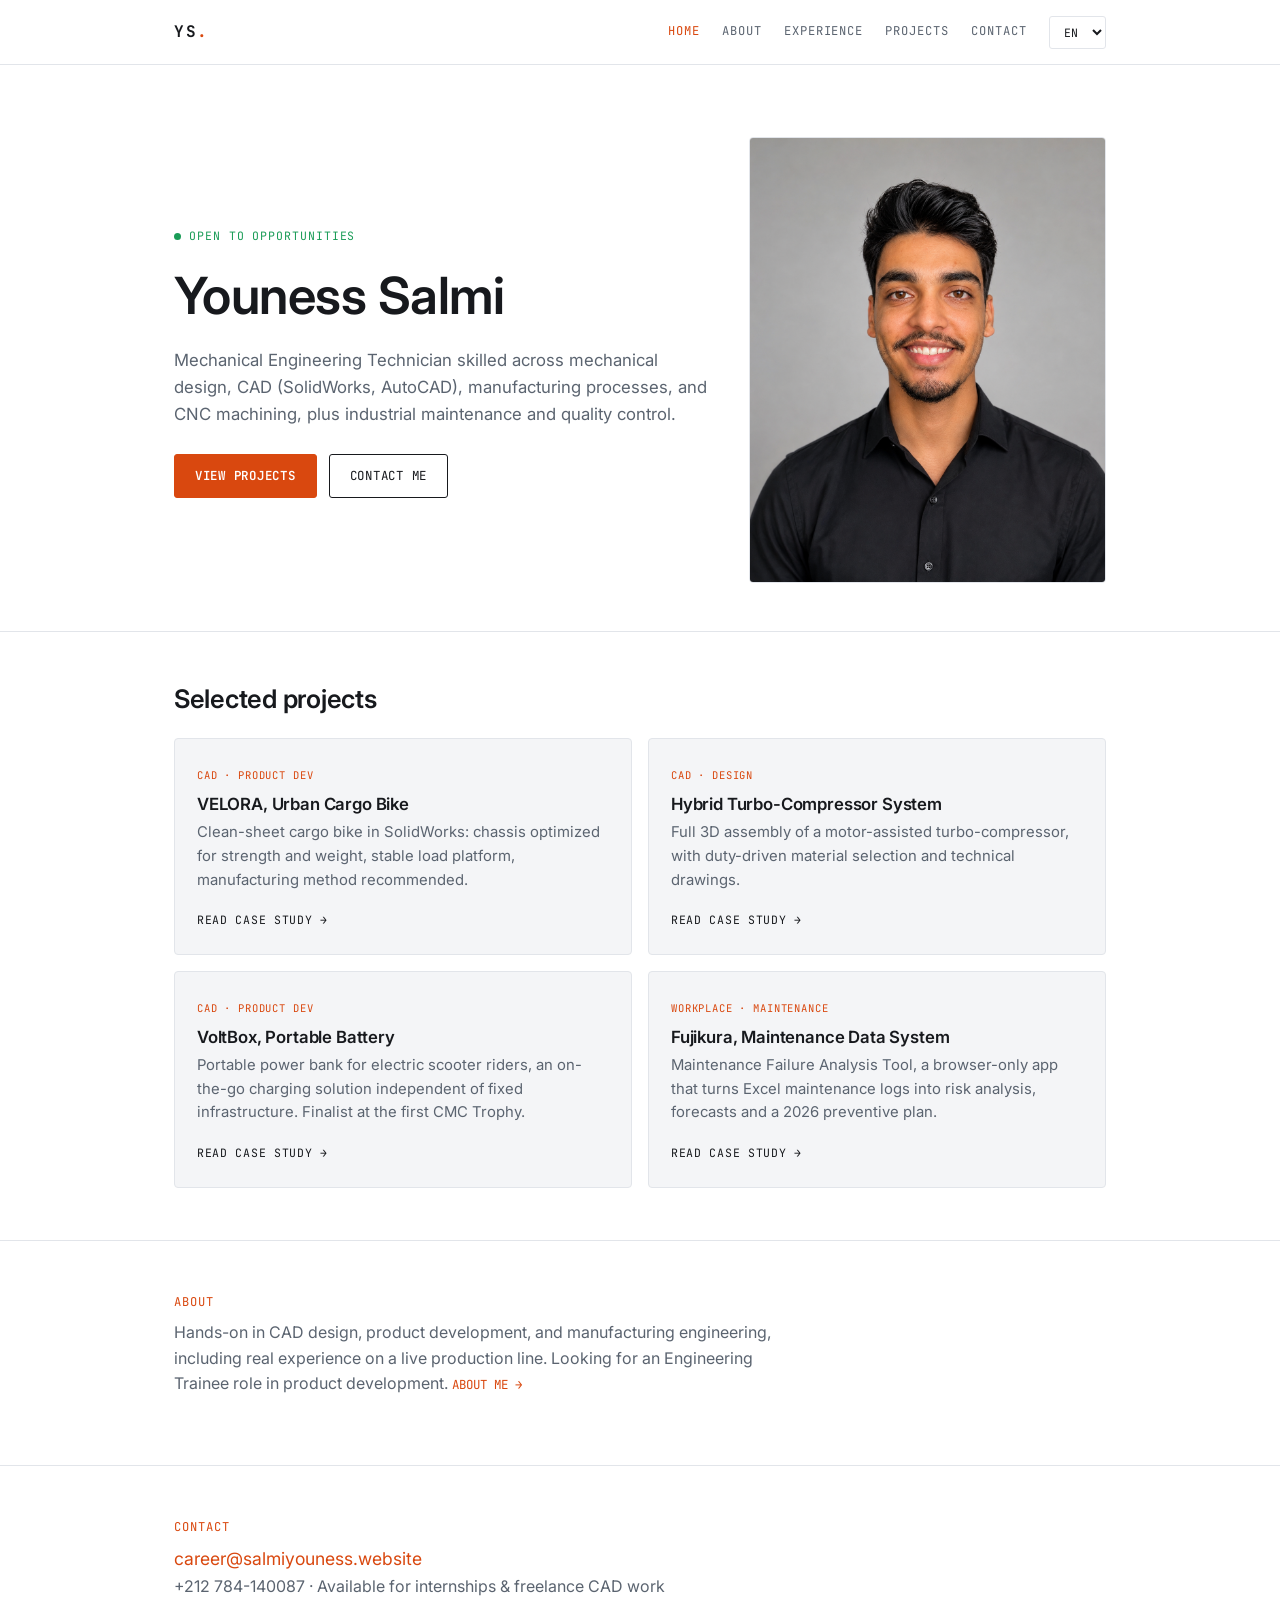
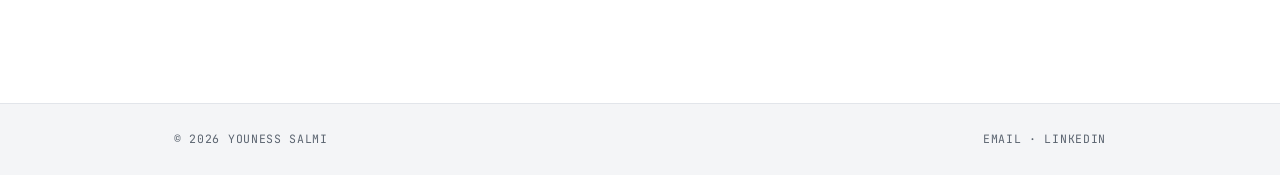
<file: index.html>
<!DOCTYPE html>
<html lang="en">
<head>
  <meta charset="UTF-8">
  <meta name="viewport" content="width=device-width, initial-scale=1.0">
  <title>Youness Salmi, Mechanical Engineering Technician</title>
  <meta name="description" content="Mechanical Engineering Technician, CAD design, manufacturing, product development. SolidWorks, AutoCAD. Open to opportunities.">
  <link rel="preconnect" href="https://fonts.googleapis.com">
  <link rel="preconnect" href="https://fonts.gstatic.com" crossorigin>
  <link href="https://fonts.googleapis.com/css2?family=Inter:wght@400;500;600&family=JetBrains+Mono:wght@400;600&display=swap" rel="stylesheet">
  <link rel="stylesheet" href="style.css">
</head>
<body>

  <header class="site-header">
    <div class="header-inner">
      <a class="brand" href="index.html">YS<span>.</span></a>
      <nav class="site-nav" id="siteNav">
        <a class="nav-link" aria-current="page" data-i18n="nav.home" href="index.html">Home</a>
        <a class="nav-link" data-i18n="nav.about" href="about.html">About</a>
        <a class="nav-link" data-i18n="nav.experience" href="experience.html">Experience</a>
        <a class="nav-link" data-i18n="nav.projects" href="projects.html">Projects</a>
        <a class="nav-link" data-i18n="nav.contact" href="contact.html">Contact</a>
        <select id="langSelect" class="lang-select" aria-label="Language">
          <option value="en">EN</option>
          <option value="fr">FR</option>
          <option value="ar">AR</option>
          <option value="es">ES</option>
          <option value="de">DE</option>
        </select>
        
      </nav>
      <button class="nav-toggle" aria-label="Toggle menu">MENU</button>
    </div>
  </header>

  <main>
    <div class="hero-banner"><img src="youness.png" alt="Youness Salmi"></div>
    <section class="hero">
      <div class="container hero-2col">
        <div>
          <span class="badge" data-i18n="home.badge">Open to internships</span>
          <h1>Youness Salmi</h1>
          <p class="role" data-i18n="home.role">Mechanical Engineering Technician skilled across mechanical design, CAD (SolidWorks, AutoCAD), manufacturing processes, and CNC machining, plus industrial maintenance and quality control.</p>
          <div class="ctas">
            <a class="btn btn-accent" data-i18n="home.cta.projects" href="projects.html">View Projects</a>
            <a class="btn" data-i18n="home.cta.contact" href="contact.html">Contact</a>
          </div>
        </div>
        <div class="hero-photo">
          <img src="youness.png" alt="Youness Salmi">
        </div>
      </div>
    </section>

    <section class="section">
      <div class="container">
        <h2 data-i18n="home.projectsTitle">Selected projects</h2>
        <div class="grid">
          <a class="pcard" href="velora.html">
            <span class="tag">CAD · Product Dev</span>
            <h3 data-i18n="p.velora.title">VELORA, Urban Cargo Bike</h3>
            <p data-i18n="p.velora.sum">Clean-sheet cargo bike in SolidWorks: chassis optimized for strength and weight, stable load platform, manufacturing method recommended.</p>
            <span class="go" data-i18n="p.link">Read case study →</span>
          </a>
          <a class="pcard" href="turbo.html">
            <span class="tag">CAD · Design</span>
            <h3 data-i18n="p.turbo.title">Hybrid Turbo-Compressor System</h3>
            <p data-i18n="p.turbo.sum">Full 3D assembly of a motor-assisted turbo-compressor, with duty-driven material selection and technical drawings.</p>
            <span class="go" data-i18n="p.link">Read case study →</span>
          </a>
          <a class="pcard" href="voltbox.html">
            <span class="tag">CAD · Product Dev</span>
            <h3 data-i18n="p.voltbox.title">VoltBox, Portable Battery</h3>
            <p data-i18n="p.voltbox.sum">Portable power bank for electric scooter riders, an on-the-go charging solution independent of fixed infrastructure. Finalist at the first CMC Trophy.</p>
            <span class="go" data-i18n="p.link">Read case study →</span>
          </a>
          <a class="pcard" href="fujikura.html">
            <span class="tag">Workplace · Maintenance</span>
            <h3 data-i18n="p.fujikura.title">Fujikura, Maintenance Data System</h3>
            <p data-i18n="p.fujikura.sum">Maintenance Failure Analysis Tool, a browser-only app that turns Excel maintenance logs into risk analysis, forecasts and a 2026 preventive plan.</p>
            <span class="go" data-i18n="p.link">Read case study →</span>
          </a>
        </div>
      </div>
    </section>

    <section class="section">
      <div class="container">
        <p class="mono sec-label" data-i18n="home.aboutLabel">About</p>
        <p style="color:var(--dim);max-width:60ch;">
          <span data-i18n="home.aboutText">Hands-on in CAD design, product development, and manufacturing engineering, including real experience on a live production line. Looking for an Engineering Trainee role in product development.</span>
          <a href="about.html" style="color:var(--accent);font-family:var(--mono);font-size:0.78rem;text-transform:uppercase;" data-i18n="home.aboutLink">About me →</a>
        </p>
      </div>
    </section>

    <section class="section">
      <div class="container">
        <p class="mono sec-label" data-i18n="home.contactLabel">Contact</p>
        <a href="mailto:career@salmiyouness.website" style="color:var(--accent);font-size:1.1rem;">career@salmiyouness.website</a>
        <p style="color:var(--dim);">+212 784-140087 · <span data-i18n="home.contactLine">Available for internships &amp; freelance CAD work</span></p>
      </div>
    </section>
  </main>

  <footer class="site-footer">
    <div class="container">
      <span>© <span data-year>2026</span> Youness Salmi</span>
      <span><a data-i18n="footer.email" href="mailto:career@salmiyouness.website">Email</a> · <a data-i18n="footer.linkedin" href="https://www.linkedin.com/in/youness-salmi-71b777331" rel="noopener" target="_blank">LinkedIn</a></span>
    </div>
  </footer>

  <script src="i18n.js"></script>
  <script src="main.js"></script>
</body>
</html>
</file>
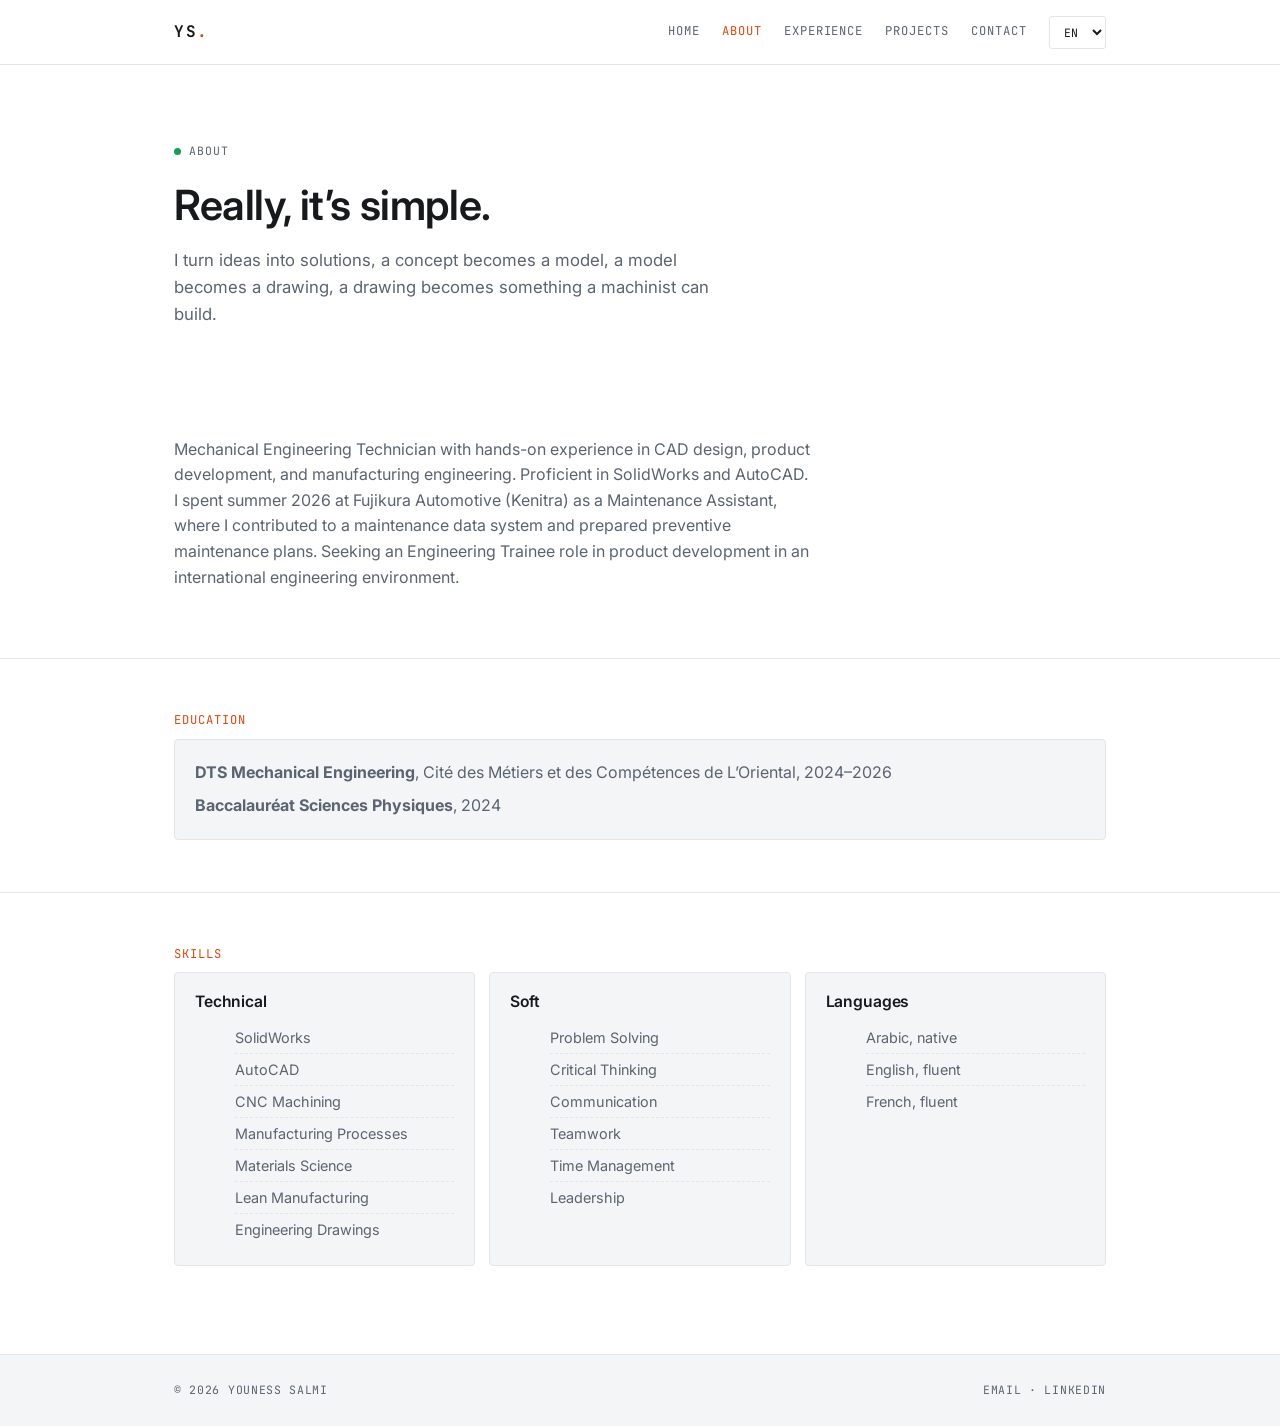
<file: about.html>
<!DOCTYPE html>
<html lang="en">
<head>
  <meta charset="UTF-8">
  <meta name="viewport" content="width=device-width, initial-scale=1.0">
  <title>About, Youness Salmi</title>
  <meta name="description" content="Background, education, skills and languages of Youness Salmi, Mechanical Engineering Technician.">
  <link rel="preconnect" href="https://fonts.googleapis.com">
  <link rel="preconnect" href="https://fonts.gstatic.com" crossorigin>
  <link href="https://fonts.googleapis.com/css2?family=Inter:wght@400;500;600&family=JetBrains+Mono:wght@400;600&display=swap" rel="stylesheet">
  <link rel="stylesheet" href="style.css">
</head>
<body>

  <header class="site-header">
    <div class="header-inner">
      <a class="brand" href="index.html">YS<span>.</span></a>
      <nav class="site-nav" id="siteNav">
        <a class="nav-link" data-i18n="nav.home" href="index.html">Home</a>
        <a class="nav-link" aria-current="page" data-i18n="nav.about" href="about.html">About</a>
        <a class="nav-link" data-i18n="nav.experience" href="experience.html">Experience</a>
        <a class="nav-link" data-i18n="nav.projects" href="projects.html">Projects</a>
        <a class="nav-link" data-i18n="nav.contact" href="contact.html">Contact</a>
        <select id="langSelect" class="lang-select" aria-label="Language">
          <option value="en">EN</option>
          <option value="fr">FR</option>
          <option value="ar">AR</option>
          <option value="es">ES</option>
          <option value="de">DE</option>
        </select>
        
      </nav>
      <button class="nav-toggle" aria-label="Toggle menu">MENU</button>
    </div>
  </header>

  <main>
    <section class="hero" style="padding-bottom:40px;">
      <div class="container">
        <span class="badge" style="color:var(--dim);" data-i18n="about.badge">About</span>
        <h1 style="font-size:clamp(1.8rem,4vw,2.6rem);" data-i18n="about.h1">Really, it's simple.</h1>
        <p class="role" data-i18n="about.role">I turn ideas into solutions, a concept becomes a model, a model becomes a drawing, a drawing becomes something a machinist can build.</p>
      </div>
    </section>

    <section class="section" style="border-top:0;">
      <div class="container">
        <p style="color:var(--dim);max-width:64ch;" data-i18n="about.bio">Mechanical Engineering Technician with hands-on experience in CAD design, product development, and manufacturing engineering. Proficient in SolidWorks and AutoCAD. I spent summer 2026 at Fujikura Automotive (Kenitra) as a Maintenance Assistant, where I contributed to a maintenance data system and prepared preventive maintenance plans. Seeking an Engineering Trainee role in product development in an international engineering environment.</p>
      </div>
    </section>

    <section class="section">
      <div class="container">
        <p class="mono sec-label" data-i18n="about.education">Education</p>
        <div class="box" style="margin-top:6px;">
          <p style="color:var(--dim);margin:0;" data-i18n="about.edu1"><strong style="color:var(--text);">DTS Mechanical Engineering</strong>, Cité des Métiers et des Compétences de L'Oriental, 2024–2026</p>
          <p style="color:var(--dim);margin:8px 0 0;" data-i18n="about.edu2"><strong style="color:var(--text);">Baccalauréat Sciences Physiques</strong>, 2024</p>
        </div>
      </div>
    </section>

    <section class="section">
      <div class="container">
        <p class="mono sec-label" data-i18n="about.skills">Skills</p>
        <div class="about-cols" style="margin-top:6px;">
          <div class="box">
            <h3 data-i18n="about.technical">Technical</h3>
            <ul>
              <li>SolidWorks</li>
              <li>AutoCAD</li>
              <li data-i18n="about.sk.cad">CNC Machining</li>
              <li data-i18n="about.sk.proc">Manufacturing Processes</li>
              <li data-i18n="about.sk.mat">Materials Science</li>
              <li data-i18n="about.sk.lean">Lean Manufacturing</li>
              <li data-i18n="about.sk.draw">Engineering Drawings</li>
            </ul>
          </div>
          <div class="box">
            <h3 data-i18n="about.soft">Soft</h3>
            <ul>
              <li data-i18n="about.so.prob">Problem Solving</li>
              <li data-i18n="about.so.crit">Critical Thinking</li>
              <li data-i18n="about.so.comm">Communication</li>
              <li data-i18n="about.so.team">Teamwork</li>
              <li data-i18n="about.so.time">Time Management</li>
              <li data-i18n="about.so.lead">Leadership</li>
            </ul>
          </div>
          <div class="box">
            <h3 data-i18n="about.langTitle">Languages</h3>
            <ul>
              <li data-i18n="about.lang.ar">Arabic, native</li>
              <li data-i18n="about.lang.en">English, fluent</li>
              <li data-i18n="about.lang.fr">French, intermediate</li>
            </ul>
          </div>
        </div>
      </div>
    </section>
  </main>

  <footer class="site-footer">
    <div class="container">
      <span>© <span data-year>2026</span> Youness Salmi</span>
      <span><a data-i18n="footer.email" href="mailto:career@salmiyouness.website">Email</a> · <a data-i18n="footer.linkedin" href="https://www.linkedin.com/in/youness-salmi-71b777331" rel="noopener" target="_blank">LinkedIn</a></span>
    </div>
  </footer>

  <script src="i18n.js"></script>
  <script src="main.js"></script>
</body>
</html>
</file>
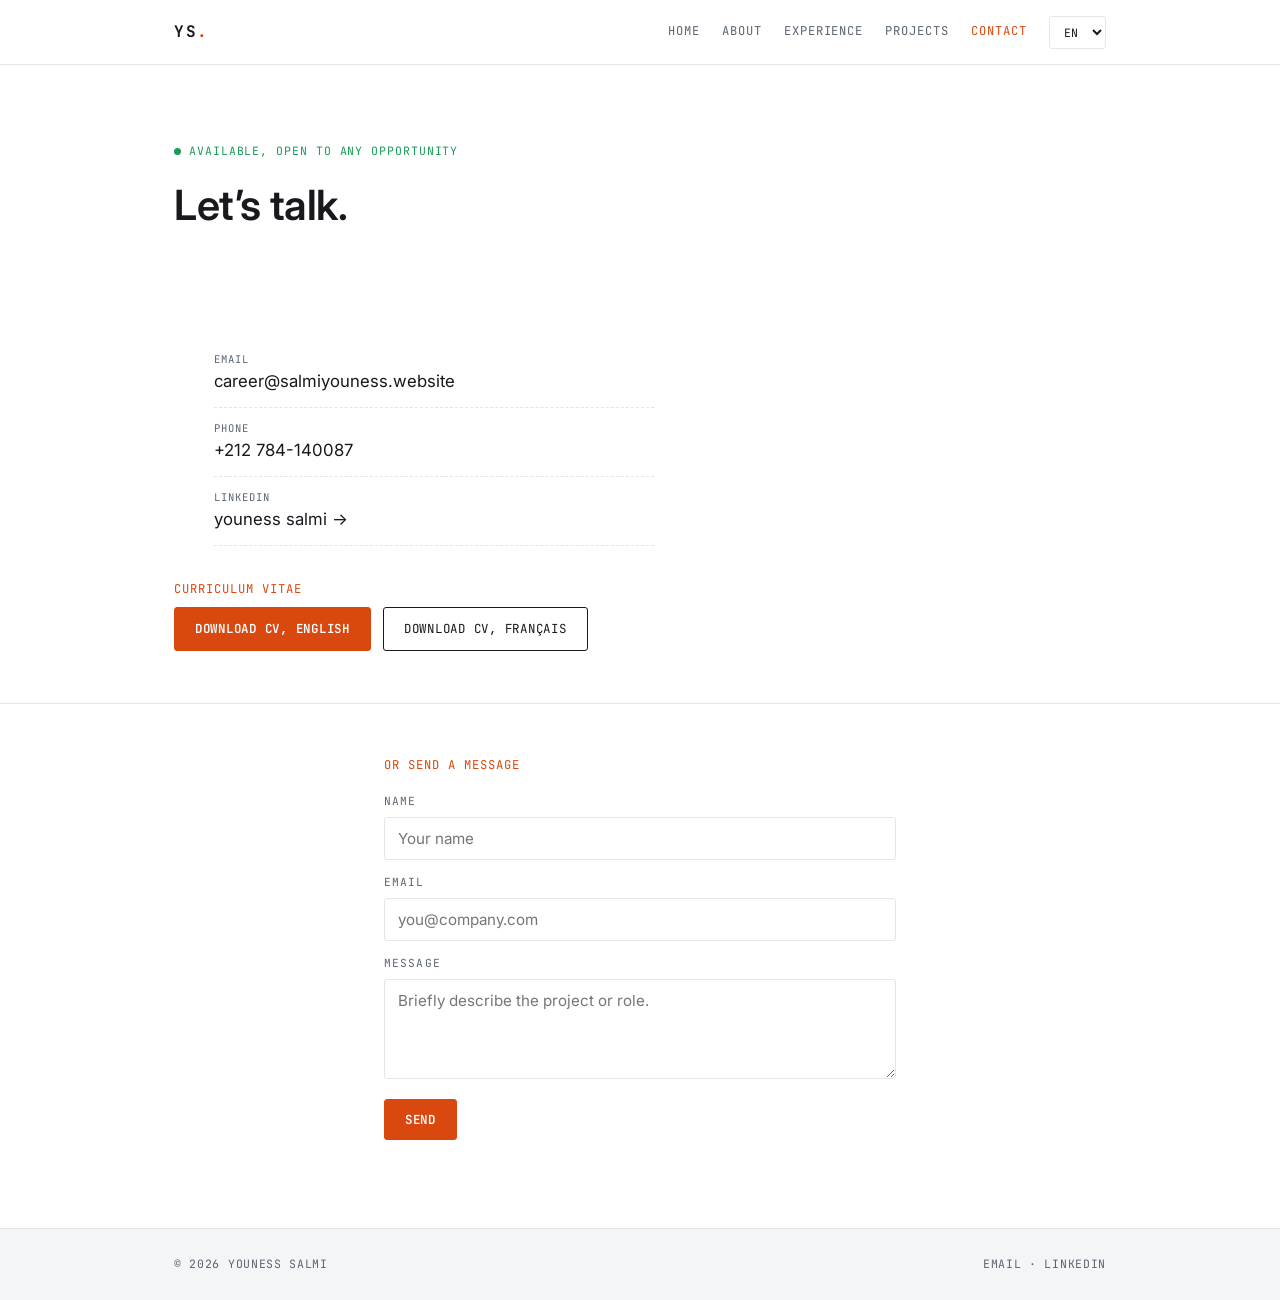
<file: contact.html>
<!DOCTYPE html>
<html lang="en">
<head>
  <meta charset="UTF-8">
  <meta name="viewport" content="width=device-width, initial-scale=1.0">
  <title>Contact, Youness Salmi</title>
  <meta name="description" content="Contact Youness Salmi, email, phone, LinkedIn, and CV downloads.">
  <link rel="preconnect" href="https://fonts.googleapis.com">
  <link rel="preconnect" href="https://fonts.gstatic.com" crossorigin>
  <link href="https://fonts.googleapis.com/css2?family=Inter:wght@400;500;600&family=JetBrains+Mono:wght@400;600&display=swap" rel="stylesheet">
  <link rel="stylesheet" href="style.css">
</head>
<body>

  <header class="site-header">
    <div class="header-inner">
      <a class="brand" href="index.html">YS<span>.</span></a>
      <nav class="site-nav" id="siteNav">
        <a class="nav-link" data-i18n="nav.home" href="index.html">Home</a>
        <a class="nav-link" data-i18n="nav.about" href="about.html">About</a>
        <a class="nav-link" data-i18n="nav.experience" href="experience.html">Experience</a>
        <a class="nav-link" data-i18n="nav.projects" href="projects.html">Projects</a>
        <a class="nav-link" aria-current="page" data-i18n="nav.contact" href="contact.html">Contact</a>
        <select id="langSelect" class="lang-select" aria-label="Language">
          <option value="en">EN</option>
          <option value="fr">FR</option>
          <option value="ar">AR</option>
          <option value="es">ES</option>
          <option value="de">DE</option>
        </select>
        
      </nav>
      <button class="nav-toggle" aria-label="Toggle menu">MENU</button>
    </div>
  </header>

  <main>
    <section class="hero" style="padding-bottom:40px;">
      <div class="container">
        <span class="badge" data-i18n="ct.badge">Available, open to internships</span>
        <h1 style="font-size:clamp(1.8rem,4vw,2.6rem);" data-i18n="ct.h1">Let's talk.</h1>
      </div>
    </section>

    <section class="section" style="border-top:0;">
      <div class="container">
        <ul class="contact-list">
          <li><span class="k" data-i18n="ct.email">Email</span><a class="v" href="mailto:career@salmiyouness.website">career@salmiyouness.website</a></li>
          <li><span class="k" data-i18n="ct.phone">Phone</span><a class="v" href="tel:+212784140087">+212 784-140087</a></li>
          <li><span class="k" data-i18n="ct.linkedin">LinkedIn</span><a class="v" href="https://www.linkedin.com/in/youness-salmi-71b777331" rel="noopener" target="_blank">youness salmi →</a></li>
        </ul>
        <p class="mono sec-label" style="margin-top:34px;" data-i18n="ct.cv">Curriculum Vitae</p>
        <div class="ctas">
          <a class="btn btn-accent" data-i18n="ct.cv.en" href="https://docs.google.com/document/d/1ipbIurQYZ9ONMYLe5x3yAJlMrl1ljbRq/edit?usp=drive_link&ouid=106775926727349354429&rtpof=true&sd=true" target="_blank" rel="noopener">Download CV, English</a>
          <a class="btn" data-i18n="ct.cv.fr" href="https://docs.google.com/document/d/13yiMeLaz3sBhjwwMCcb-vjkuHoKSxZne/edit?usp=drive_link&ouid=106775926727349354429&rtpof=true&sd=true" target="_blank" rel="noopener">Download CV, Français</a>
        </div>
      </div>
    </section>

    <section class="section">
      <div class="container" style="max-width:560px;">
        <p class="mono sec-label" data-i18n="ct.formLabel">Or send a message</p>
        <form id="contactForm" class="form" action="https://formspree.io/f/xeewqqov" method="post">
          <input type="hidden" name="_subject" value="New message from youness portfolio">
          <label><span data-i18n="ct.form.name">Name</span>
            <input type="text" name="Name" data-i18n-ph="ct.ph.name" placeholder="Your name" required>
          </label>
          <label><span data-i18n="ct.form.mail">Email</span>
            <input type="email" name="Email" placeholder="you@company.com" required>
          </label>
          <label><span data-i18n="ct.form.msg">Message</span>
            <textarea name="Message" rows="4" data-i18n-ph="ct.ph.msg" placeholder="Briefly describe the project or role." required></textarea>
          </label>
          <button class="btn btn-accent" type="submit" data-i18n="ct.form.send">Send</button>
          <p class="form-status" data-i18n="form.sent" hidden>Message sent, I will get back to you shortly.</p>
          <p class="form-status is-error" data-i18n="form.error" hidden>Something went wrong, please email me directly or try again.</p>
        </form>
      </div>
    </section>
  </main>

  <footer class="site-footer">
    <div class="container">
      <span>© <span data-year>2026</span> Youness Salmi</span>
      <span><a data-i18n="footer.email" href="mailto:career@salmiyouness.website">Email</a> · <a data-i18n="footer.linkedin" href="https://www.linkedin.com/in/youness-salmi-71b777331" rel="noopener" target="_blank">LinkedIn</a></span>
    </div>
  </footer>

  <script src="i18n.js"></script>
  <script src="main.js"></script>
</body>
</html>
</file>
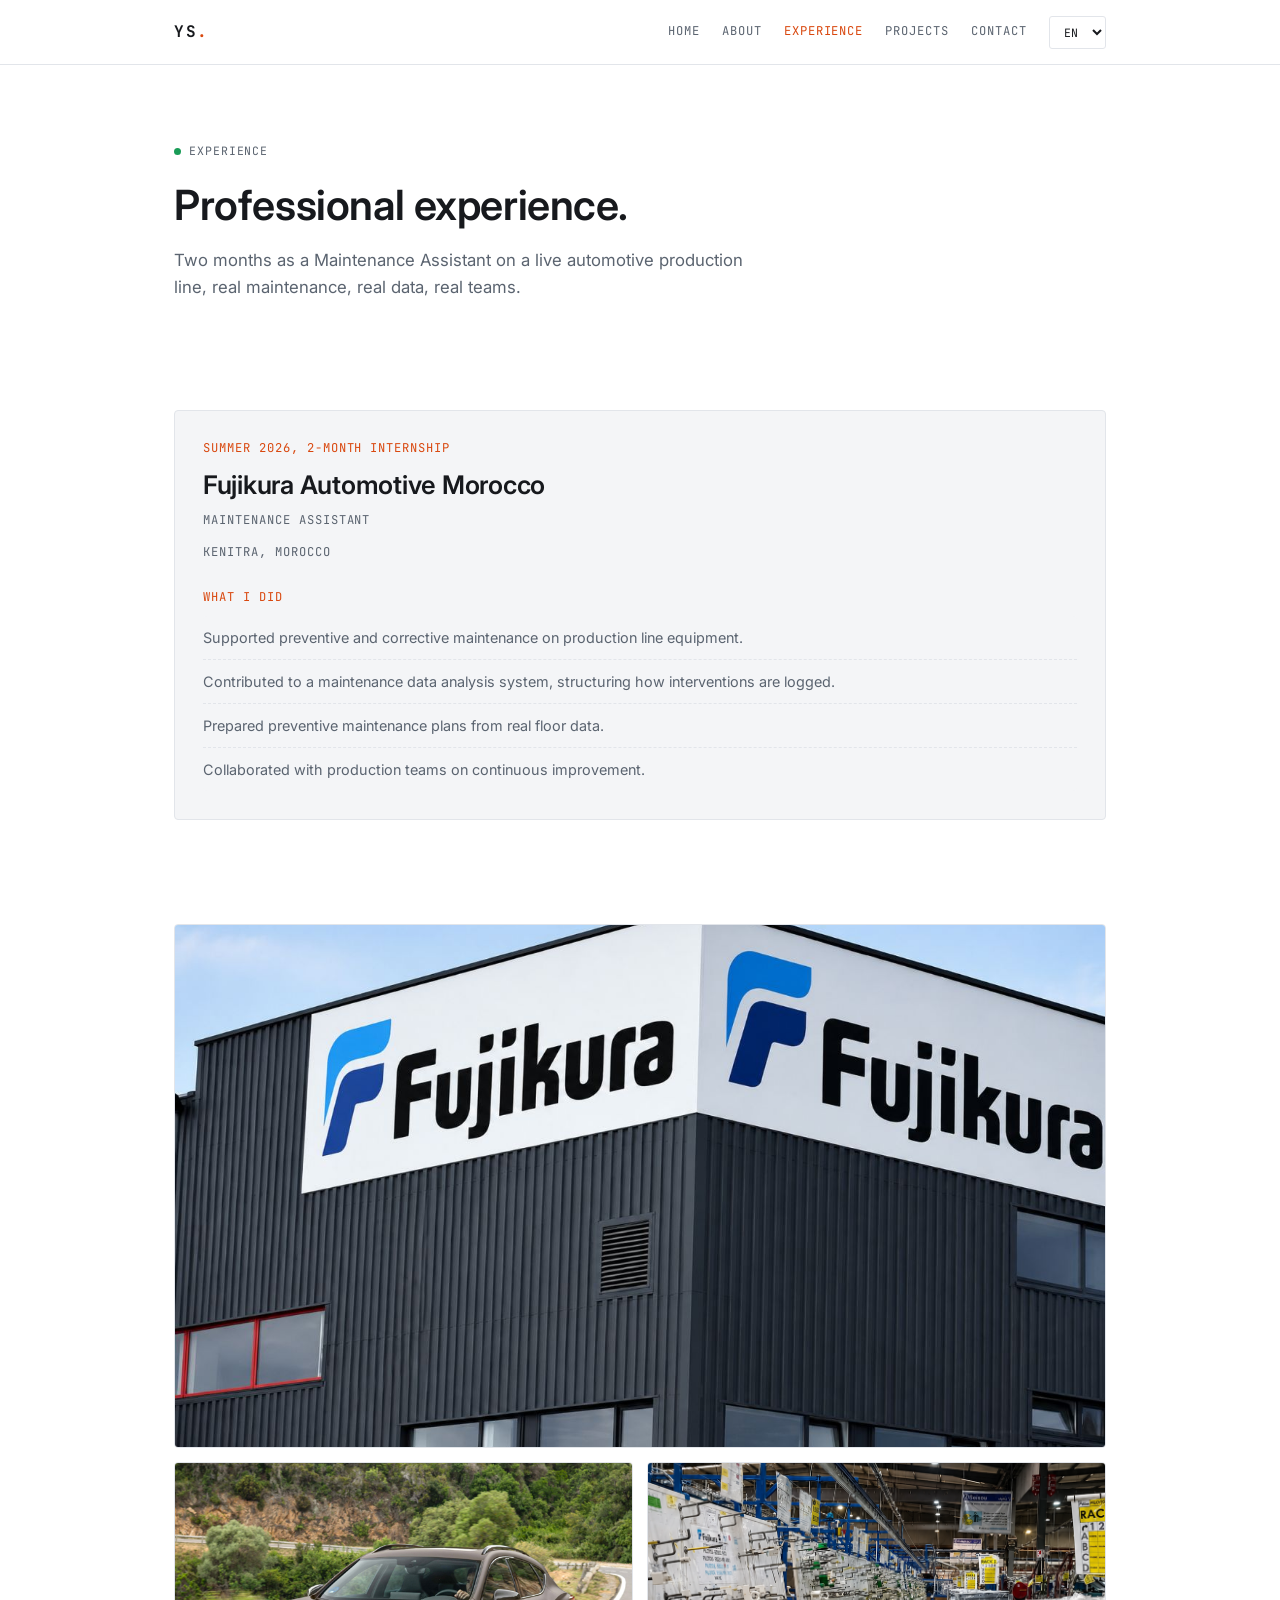
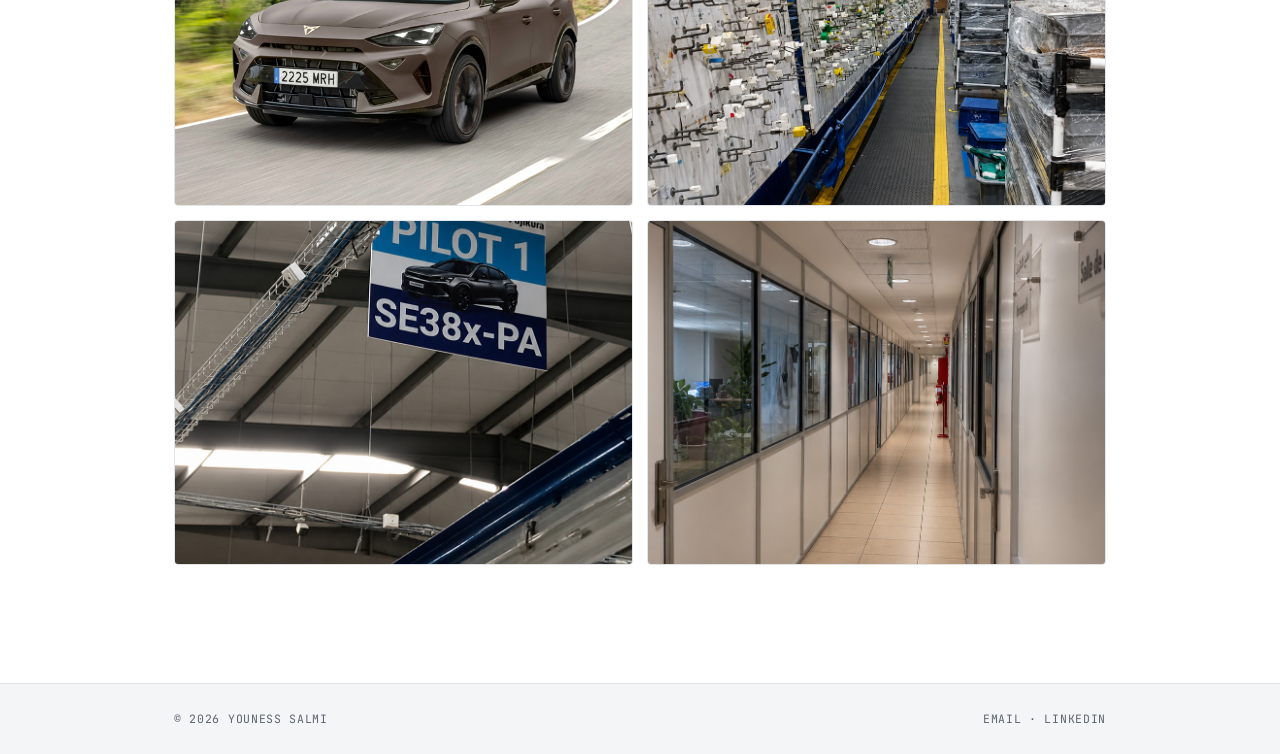
<file: experience.html>
<!DOCTYPE html>
<html lang="en">
<head>
  <meta charset="UTF-8">
  <meta name="viewport" content="width=device-width, initial-scale=1.0">
  <title>Experience, Youness Salmi</title>
  <meta name="description" content="Professional experience of Youness Salmi: two months as a Maintenance Assistant at Fujikura Automotive Morocco, Kenitra.">
  <link rel="preconnect" href="https://fonts.googleapis.com">
  <link rel="preconnect" href="https://fonts.gstatic.com" crossorigin>
  <link href="https://fonts.googleapis.com/css2?family=Inter:wght@400;500;600&family=JetBrains+Mono:wght@400;600&display=swap" rel="stylesheet">
  <link rel="stylesheet" href="style.css">
</head>
<body>

  <header class="site-header">
    <div class="header-inner">
      <a class="brand" href="index.html">YS<span>.</span></a>
      <nav class="site-nav" id="siteNav">
        <a class="nav-link" data-i18n="nav.home" href="index.html">Home</a>
        <a class="nav-link" data-i18n="nav.about" href="about.html">About</a>
        <a class="nav-link" aria-current="page" data-i18n="nav.experience" href="experience.html">Experience</a>
        <a class="nav-link" data-i18n="nav.projects" href="projects.html">Projects</a>
        <a class="nav-link" data-i18n="nav.contact" href="contact.html">Contact</a>
        <select id="langSelect" class="lang-select" aria-label="Language">
          <option value="en">EN</option>
          <option value="fr">FR</option>
          <option value="ar">AR</option>
          <option value="es">ES</option>
          <option value="de">DE</option>
        </select>
        
      </nav>
      <button class="nav-toggle" aria-label="Toggle menu">MENU</button>
    </div>
  </header>

  <main>
    <section class="hero" style="padding-bottom:40px;">
      <div class="container">
        <span class="badge" style="color:var(--dim);" data-i18n="nav.experience">Experience</span>
        <h1 style="font-size:clamp(1.8rem,4vw,2.6rem);" data-i18n="exp.h1">Professional experience.</h1>
        <p class="role" data-i18n="exp.intro">Two months as a Maintenance Assistant on a live automotive production line, real maintenance, real data, real teams.</p>
      </div>
    </section>

    <section class="section" style="border-top:0;">
      <div class="container">
        <div class="box" style="padding:28px;">
          <p class="mono" data-i18n="exp.dates" style="color:var(--accent);">Summer 2026, 2-month internship</p>
          <h1 style="font-size:1.6rem;" data-i18n="exp.company">Fujikura Automotive Morocco</h1>
          <p class="mono" data-i18n="exp.role">Maintenance Assistant</p>
          <p class="mono" data-i18n="exp.city" style="color:var(--dim);">Kenitra, Morocco</p>

          <p class="mono sec-label" style="margin-top:26px;color:var(--accent);" data-i18n="exp.what">What I did</p>
          <ul class="box" style="list-style:none;margin:0;padding:0;border:0;">
            <li style="padding:10px 0;border-bottom:1px dashed var(--line);color:var(--dim);" data-i18n="exp.item1">Supported preventive and corrective maintenance on production line equipment.</li>
            <li style="padding:10px 0;border-bottom:1px dashed var(--line);color:var(--dim);" data-i18n="exp.item2">Contributed to a maintenance data analysis system, structuring how interventions are logged.</li>
            <li style="padding:10px 0;border-bottom:1px dashed var(--line);color:var(--dim);" data-i18n="exp.item3">Prepared preventive maintenance plans from real floor data.</li>
            <li style="padding:10px 0;color:var(--dim);" data-i18n="exp.item4">Collaborated with production teams on continuous improvement.</li>
          </ul>
        </div>
      </div>
    </section>

    <section class="section" style="border-top:0;">
      <div class="container">
        <div class="vis-grid">
          <figure class="vis-item wide"><img src="fujikura.jpg" alt="Fujikura Automotive, Kenitra"></figure>
          <figure class="vis-item"><img src="fujikura%201.jpg" alt="Maintenance work"></figure>
          <figure class="vis-item"><img src="fujikura%202.png" alt="Maintenance data"></figure>
          <figure class="vis-item"><img src="fujikura%203.png" alt="Production line"></figure>
          <figure class="vis-item"><img src="fujikura%204.png" alt="Site visit"></figure>
        </div>
      </div>
    </section>

    </main>

  <footer class="site-footer">
    <div class="container">
      <span>© <span data-year>2026</span> Youness Salmi</span>
      <span><a data-i18n="footer.email" href="mailto:career@salmiyouness.website">Email</a> · <a data-i18n="footer.linkedin" href="https://www.linkedin.com/in/youness-salmi-71b777331" rel="noopener" target="_blank">LinkedIn</a></span>
    </div>
  </footer>

  <script src="i18n.js"></script>
  <script src="main.js"></script>
</body>
</html>
</file>
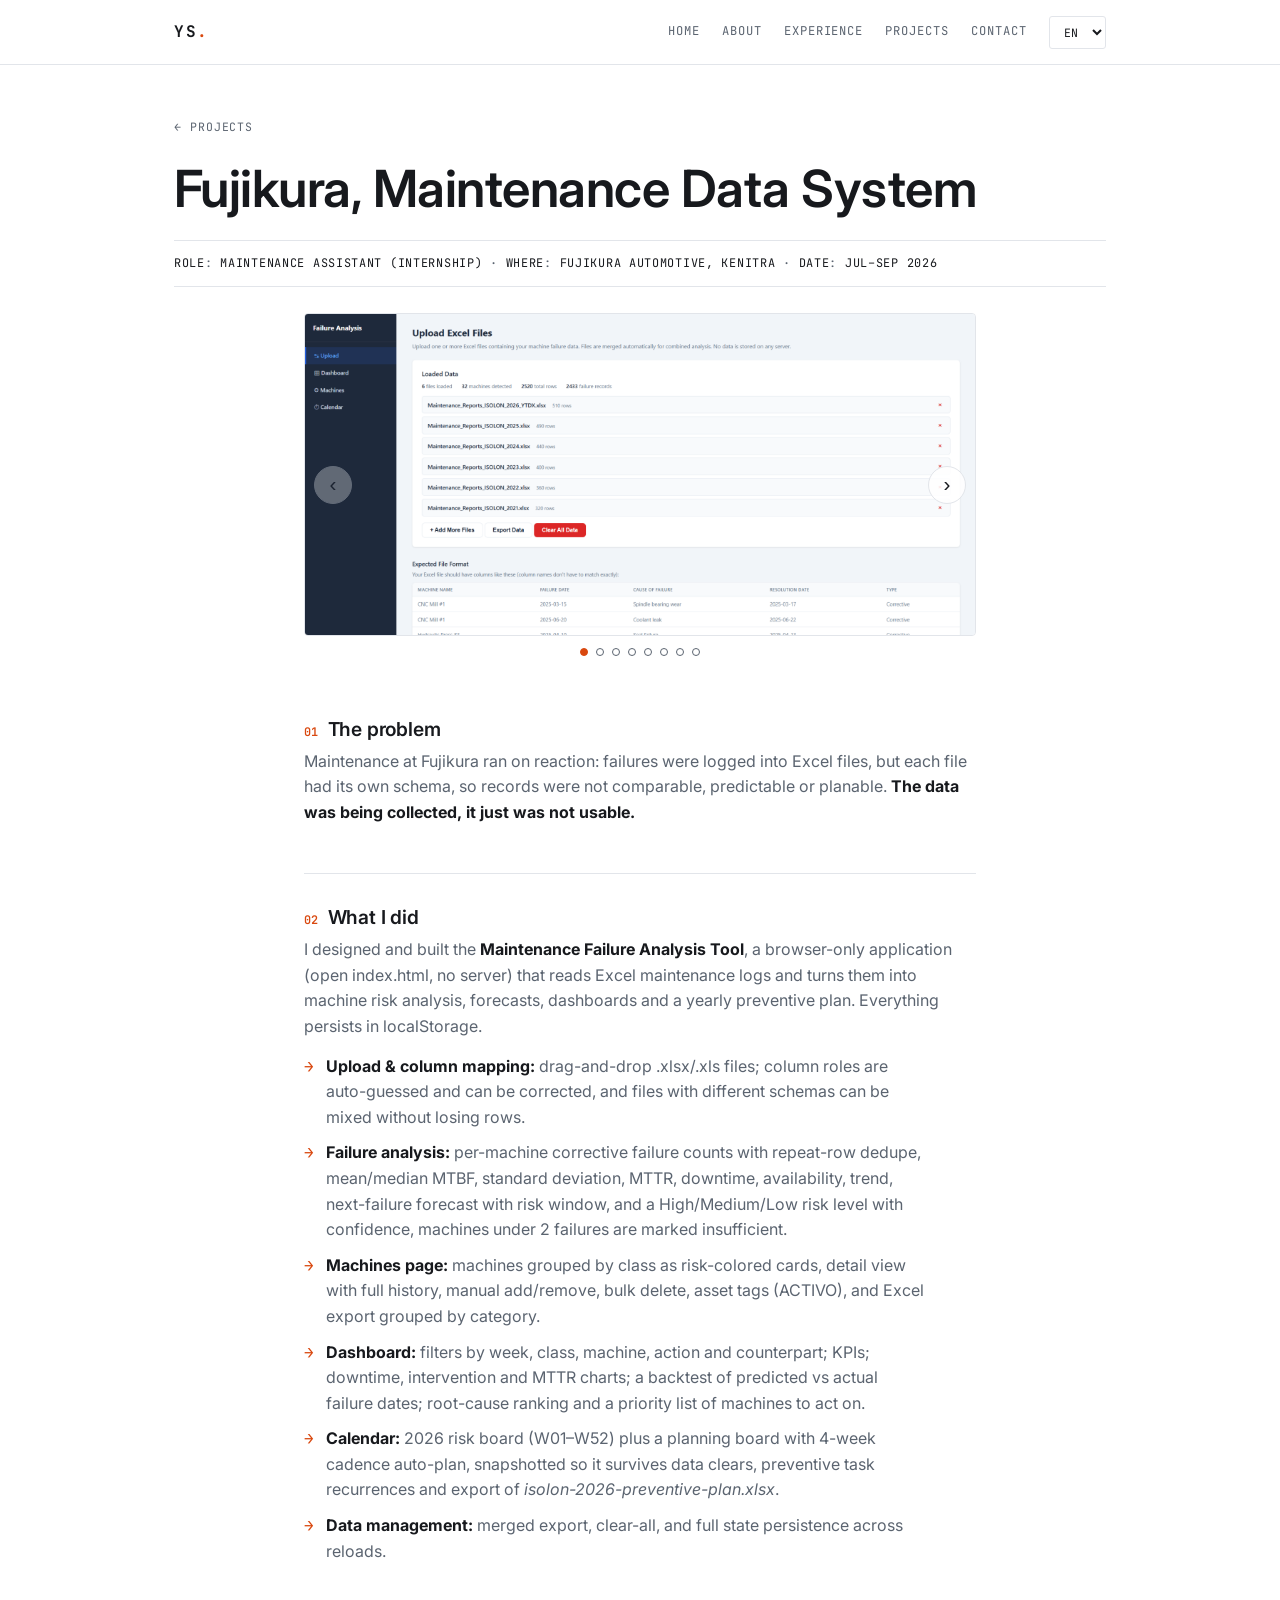
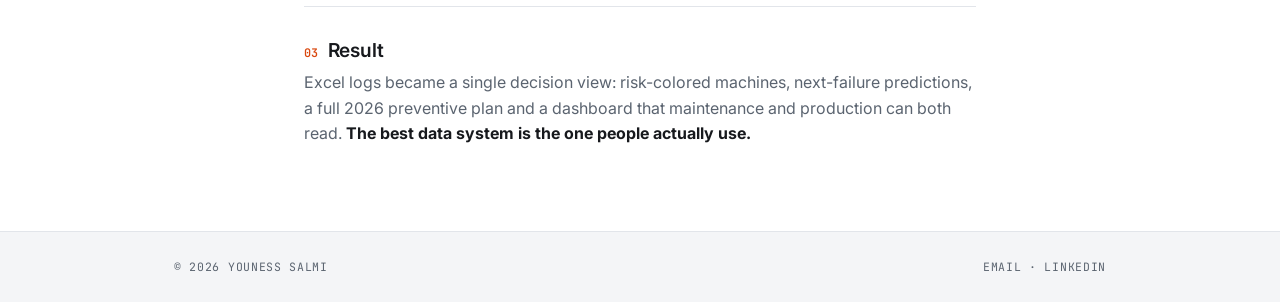
<file: fujikura.html>
<!DOCTYPE html>
<html lang="en">
<head>
  <meta charset="UTF-8">
  <meta name="viewport" content="width=device-width, initial-scale=1.0">
  <title>Fujikura, Maintenance Data System, Case Study, Youness Salmi</title>
  <meta name="description" content="Case study: Maintenance Failure Analysis Tool, a browser-only app that turns Excel maintenance logs into machine risk analysis, forecasts and a yearly preventive plan.">
  <link rel="preconnect" href="https://fonts.googleapis.com">
  <link rel="preconnect" href="https://fonts.gstatic.com" crossorigin>
  <link href="https://fonts.googleapis.com/css2?family=Inter:wght@400;500;600&family=JetBrains+Mono:wght@400;600&display=swap" rel="stylesheet">
  <link rel="stylesheet" href="style.css">
</head>
<body>

  <header class="site-header">
    <div class="header-inner">
      <a class="brand" href="index.html">YS<span>.</span></a>
      <nav class="site-nav" id="siteNav">
        <a class="nav-link" data-i18n="nav.home" href="index.html">Home</a>
        <a class="nav-link" data-i18n="nav.about" href="about.html">About</a>
        <a class="nav-link" data-i18n="nav.experience" href="experience.html">Experience</a>
        <a class="nav-link" data-i18n="nav.projects" href="projects.html">Projects</a>
        <a class="nav-link" data-i18n="nav.contact" href="contact.html">Contact</a>
        <select id="langSelect" class="lang-select" aria-label="Language">
          <option value="en">EN</option>
          <option value="fr">FR</option>
          <option value="ar">AR</option>
          <option value="es">ES</option>
          <option value="de">DE</option>
        </select>
        
      </nav>
      <button class="nav-toggle" aria-label="Toggle menu">MENU</button>
    </div>
  </header>

  <main>
    <article>
      <header class="cs-head">
        <div class="container">
          <a class="back" data-i18n="cs.back" href="projects.html">← Projects</a>
          <h1 data-i18n="p.fujikura.title">Fujikura, Maintenance Data System</h1>
          <div class="meta"><span data-i18n="meta.role">Role</span>: <span data-i18n="fujikura.role" style="color:var(--text);">Maintenance Assistant (internship)</span> · <span data-i18n="meta.where">Where</span>: <span data-i18n="fujikura.where" style="color:var(--text);">Fujikura Automotive, Kenitra</span> · <span data-i18n="meta.date">Date</span>: <span data-i18n="fujikura.date" style="color:var(--text);">Jul–Sep 2026</span></div>
        </div>
      </header>

      <div class="container cs-body">
        <div class="carousel" data-carousel>
          <div class="carousel-track" data-track>
            <figure class="carousel-slide"><img src="1.png" alt="Machine analysis 1"></figure>
            <figure class="carousel-slide"><img src="2.png" alt="Machine analysis 2"></figure>
            <figure class="carousel-slide"><img src="3.png" alt="Machine analysis 3"></figure>
            <figure class="carousel-slide"><img src="4.png" alt="Machine analysis 4"></figure>
            <figure class="carousel-slide"><img src="5.png" alt="Machine analysis 5"></figure>
            <figure class="carousel-slide"><img src="6.png" alt="Machine analysis 6"></figure>
            <figure class="carousel-slide"><img src="7.png" alt="Machine analysis 7"></figure>
            <figure class="carousel-slide"><img src="8.png" alt="Machine analysis 8"></figure>
          </div>
          <button class="carousel-btn carousel-prev" type="button" data-prev aria-label="Previous">‹</button>
          <button class="carousel-btn carousel-next" type="button" data-next aria-label="Next">›</button>
          <div class="carousel-dots" data-dots></div>
        </div>
        <section class="cs-sec" style="border-top:0;">
          <h2><span class="n">01</span><span data-i18n="cs.problem">The problem</span></h2>
          <p data-i18n="fujikura.problem">Maintenance at Fujikura ran on reaction: failures were logged into Excel files, but each file had its own schema, so records were not comparable, predictable or planable. <strong>The data was being collected, it just was not usable.</strong></p>
        </section>
        <section class="cs-sec">
          <h2><span class="n">02</span><span data-i18n="cs.did">What I did</span></h2>
          <div data-i18n="fujikura.did">
            <p style="margin-bottom:14px;">I designed and built the <strong>Maintenance Failure Analysis Tool</strong>, a browser-only application (open index.html, no server) that reads Excel maintenance logs and turns them into machine risk analysis, forecasts, dashboards and a yearly preventive plan. Everything persists in localStorage.</p>
            <ul>
              <li><strong>Upload &amp; column mapping:</strong> drag-and-drop .xlsx/.xls files; column roles are auto-guessed and can be corrected, and files with different schemas can be mixed without losing rows.</li>
              <li><strong>Failure analysis:</strong> per-machine corrective failure counts with repeat-row dedupe, mean/median MTBF, standard deviation, MTTR, downtime, availability, trend, next-failure forecast with risk window, and a High/Medium/Low risk level with confidence, machines under 2 failures are marked insufficient.</li>
              <li><strong>Machines page:</strong> machines grouped by class as risk-colored cards, detail view with full history, manual add/remove, bulk delete, asset tags (ACTIVO), and Excel export grouped by category.</li>
              <li><strong>Dashboard:</strong> filters by week, class, machine, action and counterpart; KPIs; downtime, intervention and MTTR charts; a backtest of predicted vs actual failure dates; root-cause ranking and a priority list of machines to act on.</li>
              <li><strong>Calendar:</strong> 2026 risk board (W01–W52) plus a planning board with 4-week cadence auto-plan, snapshotted so it survives data clears, preventive task recurrences and export of <em>isolon-2026-preventive-plan.xlsx</em>.</li>
              <li><strong>Data management:</strong> merged export, clear-all, and full state persistence across reloads.</li>
            </ul>
          </div>
        </section>
        <section class="cs-sec">
          <h2><span class="n">03</span><span data-i18n="cs.result">Result</span></h2>
          <p data-i18n="fujikura.result">Excel logs became a single decision view: risk-colored machines, next-failure predictions, a full 2026 preventive plan and a dashboard that maintenance and production can both read. <strong>The best data system is the one people actually use.</strong></p>
        </section>
      </div>
    </article>
  </main>

  <footer class="site-footer">
    <div class="container">
      <span>© <span data-year>2026</span> Youness Salmi</span>
      <span><a data-i18n="footer.email" href="mailto:career@salmiyouness.website">Email</a> · <a data-i18n="footer.linkedin" href="https://www.linkedin.com/in/youness-salmi-71b777331" rel="noopener" target="_blank">LinkedIn</a></span>
    </div>
  </footer>

  <script src="i18n.js"></script>
  <script src="main.js"></script>
</body>
</html>
</file>
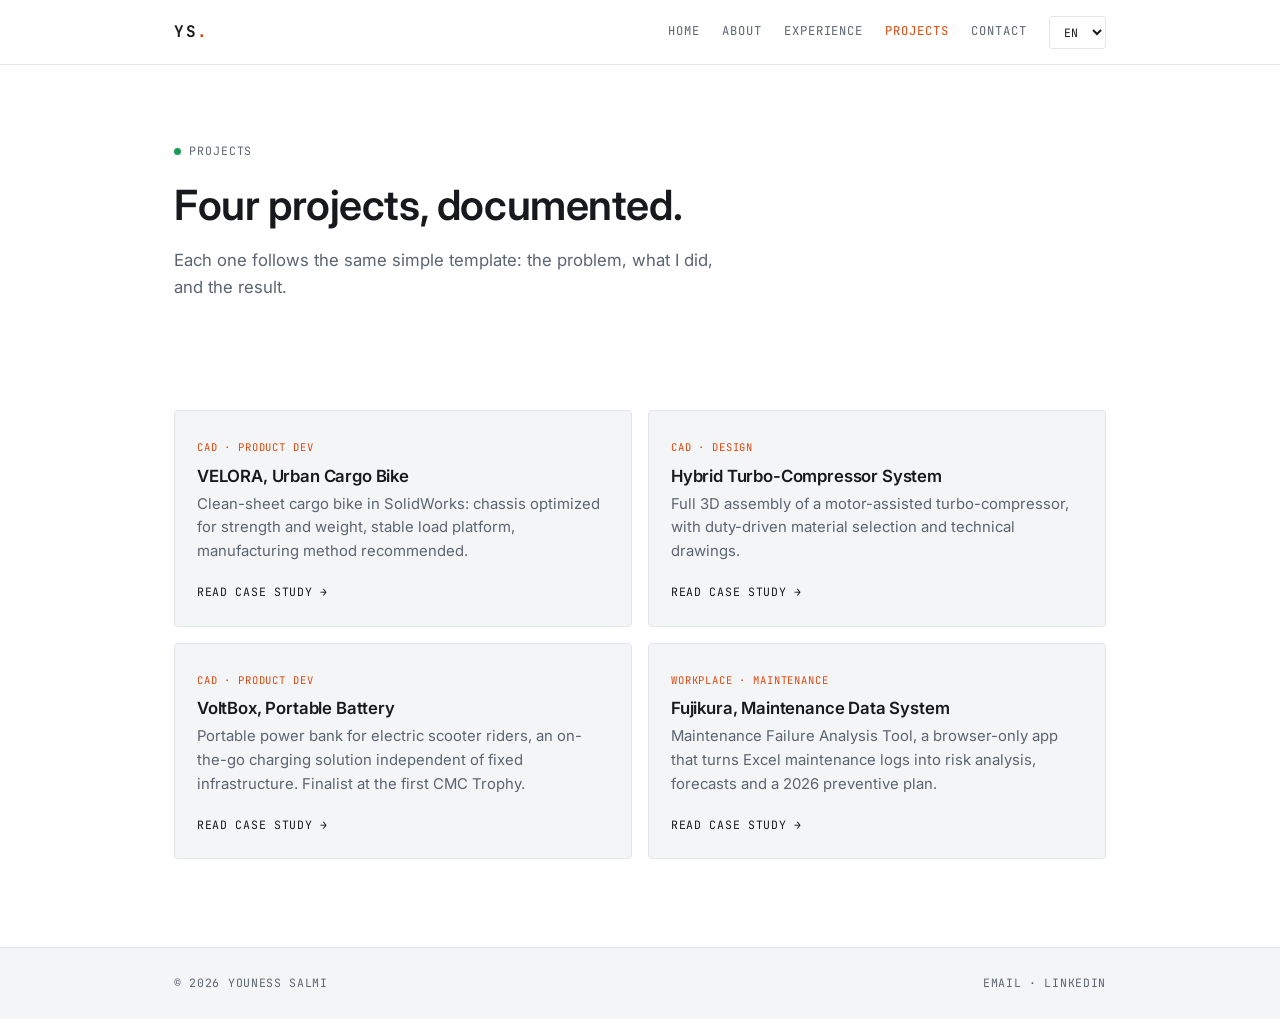
<file: projects.html>
<!DOCTYPE html>
<html lang="en">
<head>
  <meta charset="UTF-8">
  <meta name="viewport" content="width=device-width, initial-scale=1.0">
  <title>Projects, Youness Salmi</title>
  <meta name="description" content="Mechanical engineering projects: VELORA cargo bike, hybrid turbo-compressor system, VoltBox battery, and a Fujikura maintenance data system.">
  <link rel="preconnect" href="https://fonts.googleapis.com">
  <link rel="preconnect" href="https://fonts.gstatic.com" crossorigin>
  <link href="https://fonts.googleapis.com/css2?family=Inter:wght@400;500;600&family=JetBrains+Mono:wght@400;600&display=swap" rel="stylesheet">
  <link rel="stylesheet" href="style.css">
</head>
<body>

  <header class="site-header">
    <div class="header-inner">
      <a class="brand" href="index.html">YS<span>.</span></a>
      <nav class="site-nav" id="siteNav">
        <a class="nav-link" data-i18n="nav.home" href="index.html">Home</a>
        <a class="nav-link" data-i18n="nav.about" href="about.html">About</a>
        <a class="nav-link" data-i18n="nav.experience" href="experience.html">Experience</a>
        <a class="nav-link" aria-current="page" data-i18n="nav.projects" href="projects.html">Projects</a>
        <a class="nav-link" data-i18n="nav.contact" href="contact.html">Contact</a>
        <select id="langSelect" class="lang-select" aria-label="Language">
          <option value="en">EN</option>
          <option value="fr">FR</option>
          <option value="ar">AR</option>
          <option value="es">ES</option>
          <option value="de">DE</option>
        </select>
        
      </nav>
      <button class="nav-toggle" aria-label="Toggle menu">MENU</button>
    </div>
  </header>

  <main>
    <section class="hero" style="padding-bottom:40px;">
      <div class="container">
        <span class="badge" style="color:var(--dim);" data-i18n="proj.badge">Projects</span>
        <h1 style="font-size:clamp(1.8rem,4vw,2.6rem);" data-i18n="proj.h1">Four projects, documented.</h1>
        <p class="role" data-i18n="proj.role">Each one follows the same simple template: the problem, what I did, and the result.</p>
      </div>
    </section>

    <section class="section" style="border-top:0;">
      <div class="container">
        <div class="grid">
          <a class="pcard" href="velora.html">
            <span class="tag">CAD · Product Dev</span>
            <h3 data-i18n="p.velora.title">VELORA, Urban Cargo Bike</h3>
            <p data-i18n="p.velora.sum">Clean-sheet cargo bike in SolidWorks: chassis optimized for strength and weight, stable load platform, manufacturing method recommended.</p>
            <span class="go" data-i18n="p.link">Read case study →</span>
          </a>
          <a class="pcard" href="turbo.html">
            <span class="tag">CAD · Design</span>
            <h3 data-i18n="p.turbo.title">Hybrid Turbo-Compressor System</h3>
            <p data-i18n="p.turbo.sum">Full 3D assembly of a motor-assisted turbo-compressor, with duty-driven material selection and technical drawings.</p>
            <span class="go" data-i18n="p.link">Read case study →</span>
          </a>
          <a class="pcard" href="voltbox.html">
            <span class="tag">CAD · Product Dev</span>
            <h3 data-i18n="p.voltbox.title">VoltBox, Portable Battery</h3>
            <p data-i18n="p.voltbox.sum">Portable power bank for electric scooter riders, an on-the-go charging solution independent of fixed infrastructure. Finalist at the first CMC Trophy.</p>
            <span class="go" data-i18n="p.link">Read case study →</span>
          </a>
          <a class="pcard" href="fujikura.html">
            <span class="tag">Workplace · Maintenance</span>
            <h3 data-i18n="p.fujikura.title">Fujikura, Maintenance Data System</h3>
            <p data-i18n="p.fujikura.sum">Maintenance Failure Analysis Tool, a browser-only app that turns Excel maintenance logs into risk analysis, forecasts and a 2026 preventive plan.</p>
            <span class="go" data-i18n="p.link">Read case study →</span>
          </a>
        </div>
      </div>
    </section>
  </main>

  <footer class="site-footer">
    <div class="container">
      <span>© <span data-year>2026</span> Youness Salmi</span>
      <span><a data-i18n="footer.email" href="mailto:career@salmiyouness.website">Email</a> · <a data-i18n="footer.linkedin" href="https://www.linkedin.com/in/youness-salmi-71b777331" rel="noopener" target="_blank">LinkedIn</a></span>
    </div>
  </footer>

  <script src="i18n.js"></script>
  <script src="main.js"></script>
</body>
</html>
</file>
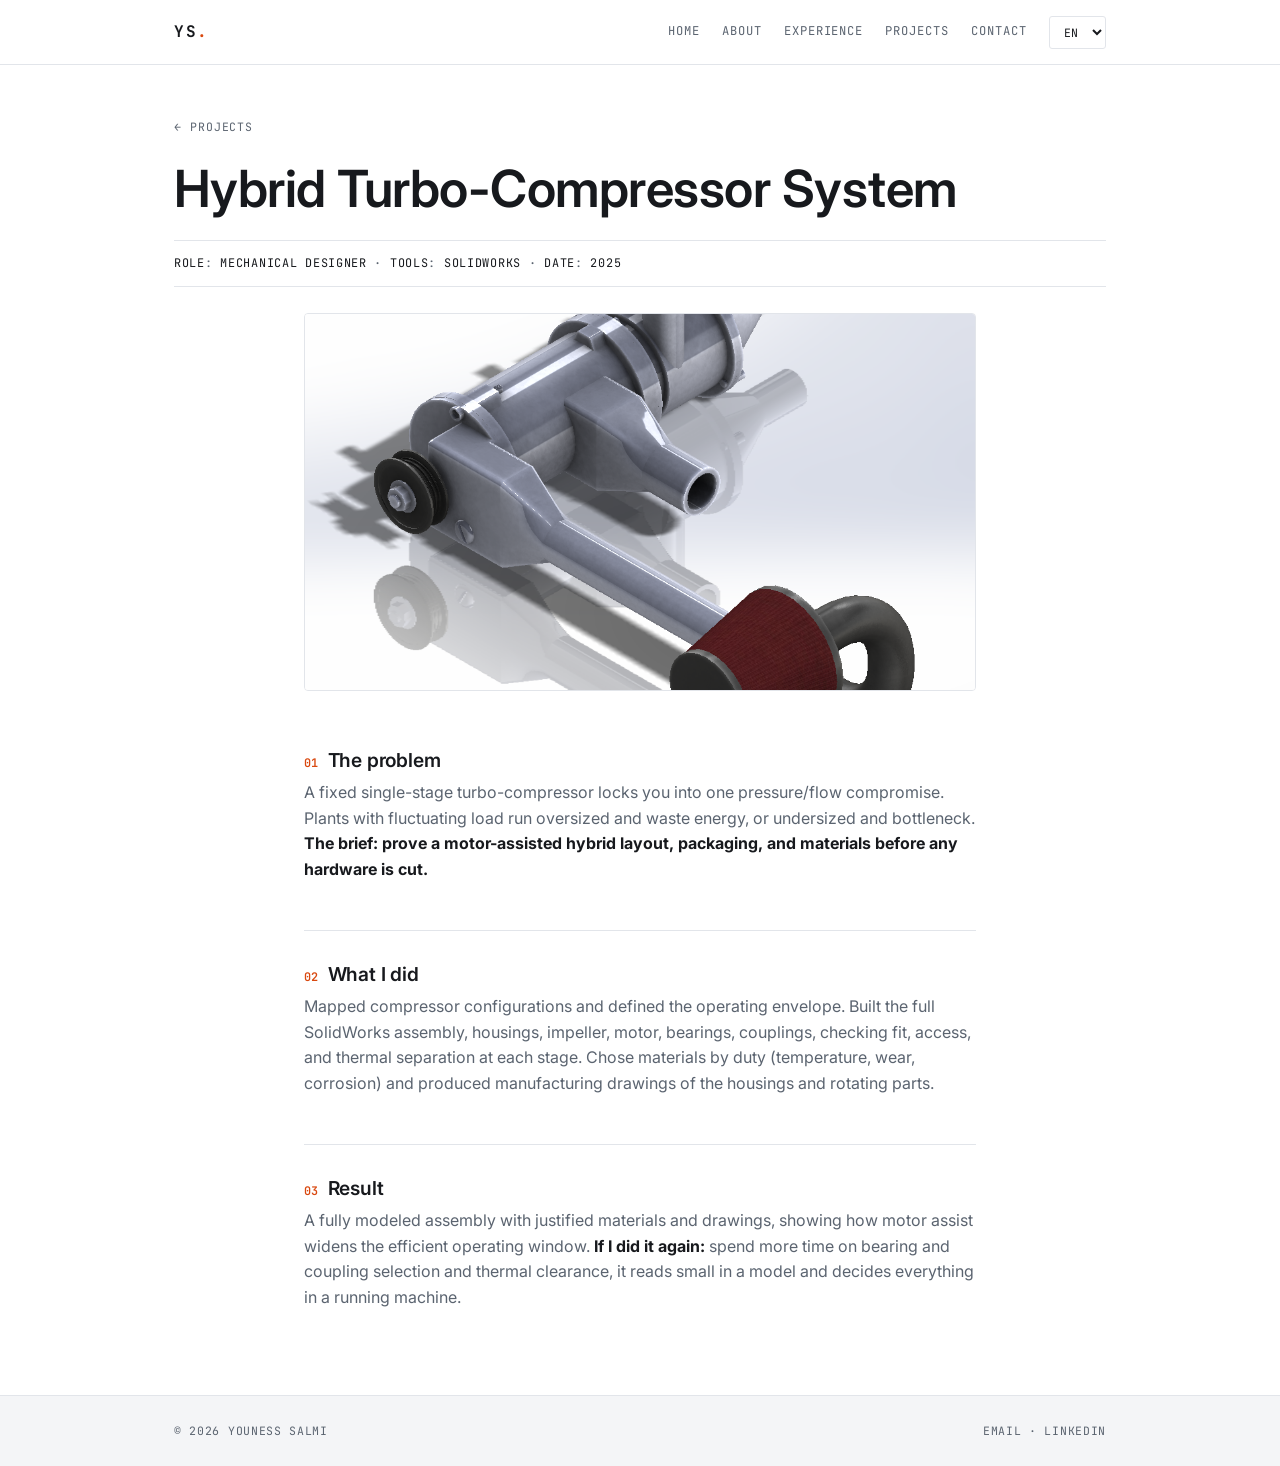
<file: turbo.html>
<!DOCTYPE html>
<html lang="en">
<head>
  <meta charset="UTF-8">
  <meta name="viewport" content="width=device-width, initial-scale=1.0">
  <title>Hybrid Turbo-Compressor System, Case Study, Youness Salmi</title>
  <meta name="description" content="Case study: packaging, layout and 3D assembly of a hybrid motor-assisted turbo-compressor system, with material selection.">
  <link rel="preconnect" href="https://fonts.googleapis.com">
  <link rel="preconnect" href="https://fonts.gstatic.com" crossorigin>
  <link href="https://fonts.googleapis.com/css2?family=Inter:wght@400;500;600&family=JetBrains+Mono:wght@400;600&display=swap" rel="stylesheet">
  <link rel="stylesheet" href="style.css">
</head>
<body>

  <header class="site-header">
    <div class="header-inner">
      <a class="brand" href="index.html">YS<span>.</span></a>
      <nav class="site-nav" id="siteNav">
        <a class="nav-link" data-i18n="nav.home" href="index.html">Home</a>
        <a class="nav-link" data-i18n="nav.about" href="about.html">About</a>
        <a class="nav-link" data-i18n="nav.experience" href="experience.html">Experience</a>
        <a class="nav-link" data-i18n="nav.projects" href="projects.html">Projects</a>
        <a class="nav-link" data-i18n="nav.contact" href="contact.html">Contact</a>
        <select id="langSelect" class="lang-select" aria-label="Language">
          <option value="en">EN</option>
          <option value="fr">FR</option>
          <option value="ar">AR</option>
          <option value="es">ES</option>
          <option value="de">DE</option>
        </select>
        
      </nav>
      <button class="nav-toggle" aria-label="Toggle menu">MENU</button>
    </div>
  </header>

  <main>
    <article>
      <header class="cs-head">
        <div class="container">
          <a class="back" data-i18n="cs.back" href="projects.html">← Projects</a>
          <h1 data-i18n="p.turbo.title">Hybrid Turbo-Compressor System</h1>
          <div class="meta"><span data-i18n="meta.role">Role</span>: <span data-i18n="turbo.role" style="color:var(--text);">Mechanical designer</span> · <span data-i18n="meta.tools">Tools</span>: <span style="color:var(--text);">SolidWorks</span> · <span data-i18n="meta.date">Date</span>: <span data-i18n="turbo.date" style="color:var(--text);">2025</span></div>
        </div>
      </header>

      <div class="container cs-body">
        <div class="vis-main">
          <img src="Hybrid%20Turbo-Compressor%20System.png" alt="Hybrid turbo-compressor system assembly">
        </div>
        <section class="cs-sec" style="border-top:0;">
          <h2><span class="n">01</span><span data-i18n="cs.problem">The problem</span></h2>
          <p data-i18n="turbo.problem">A fixed single-stage turbo-compressor locks you into one pressure/flow compromise. Plants with fluctuating load run oversized and waste energy, or undersized and bottleneck. <strong>The brief: prove a motor-assisted hybrid layout, packaging, and materials before any hardware is cut.</strong></p>
        </section>
        <section class="cs-sec">
          <h2><span class="n">02</span><span data-i18n="cs.did">What I did</span></h2>
          <p data-i18n="turbo.did">Mapped compressor configurations and defined the operating envelope. Built the full SolidWorks assembly, housings, impeller, motor, bearings, couplings, checking fit, access, and thermal separation at each stage. Chose materials by duty (temperature, wear, corrosion) and produced manufacturing drawings of the housings and rotating parts.</p>
        </section>
        <section class="cs-sec">
          <h2><span class="n">03</span><span data-i18n="cs.result">Result</span></h2>
          <p data-i18n="turbo.result">A fully modeled assembly with justified materials and drawings, showing how motor assist widens the efficient operating window. <strong>If I did it again:</strong> spend more time on bearing and coupling selection and thermal clearance, it reads small in a model and decides everything in a running machine.</p>
        </section>
      </div>
    </article>
  </main>

  <footer class="site-footer">
    <div class="container">
      <span>© <span data-year>2026</span> Youness Salmi</span>
      <span><a data-i18n="footer.email" href="mailto:career@salmiyouness.website">Email</a> · <a data-i18n="footer.linkedin" href="https://www.linkedin.com/in/youness-salmi-71b777331" rel="noopener" target="_blank">LinkedIn</a></span>
    </div>
  </footer>

  <script src="i18n.js"></script>
  <script src="main.js"></script>
</body>
</html>
</file>
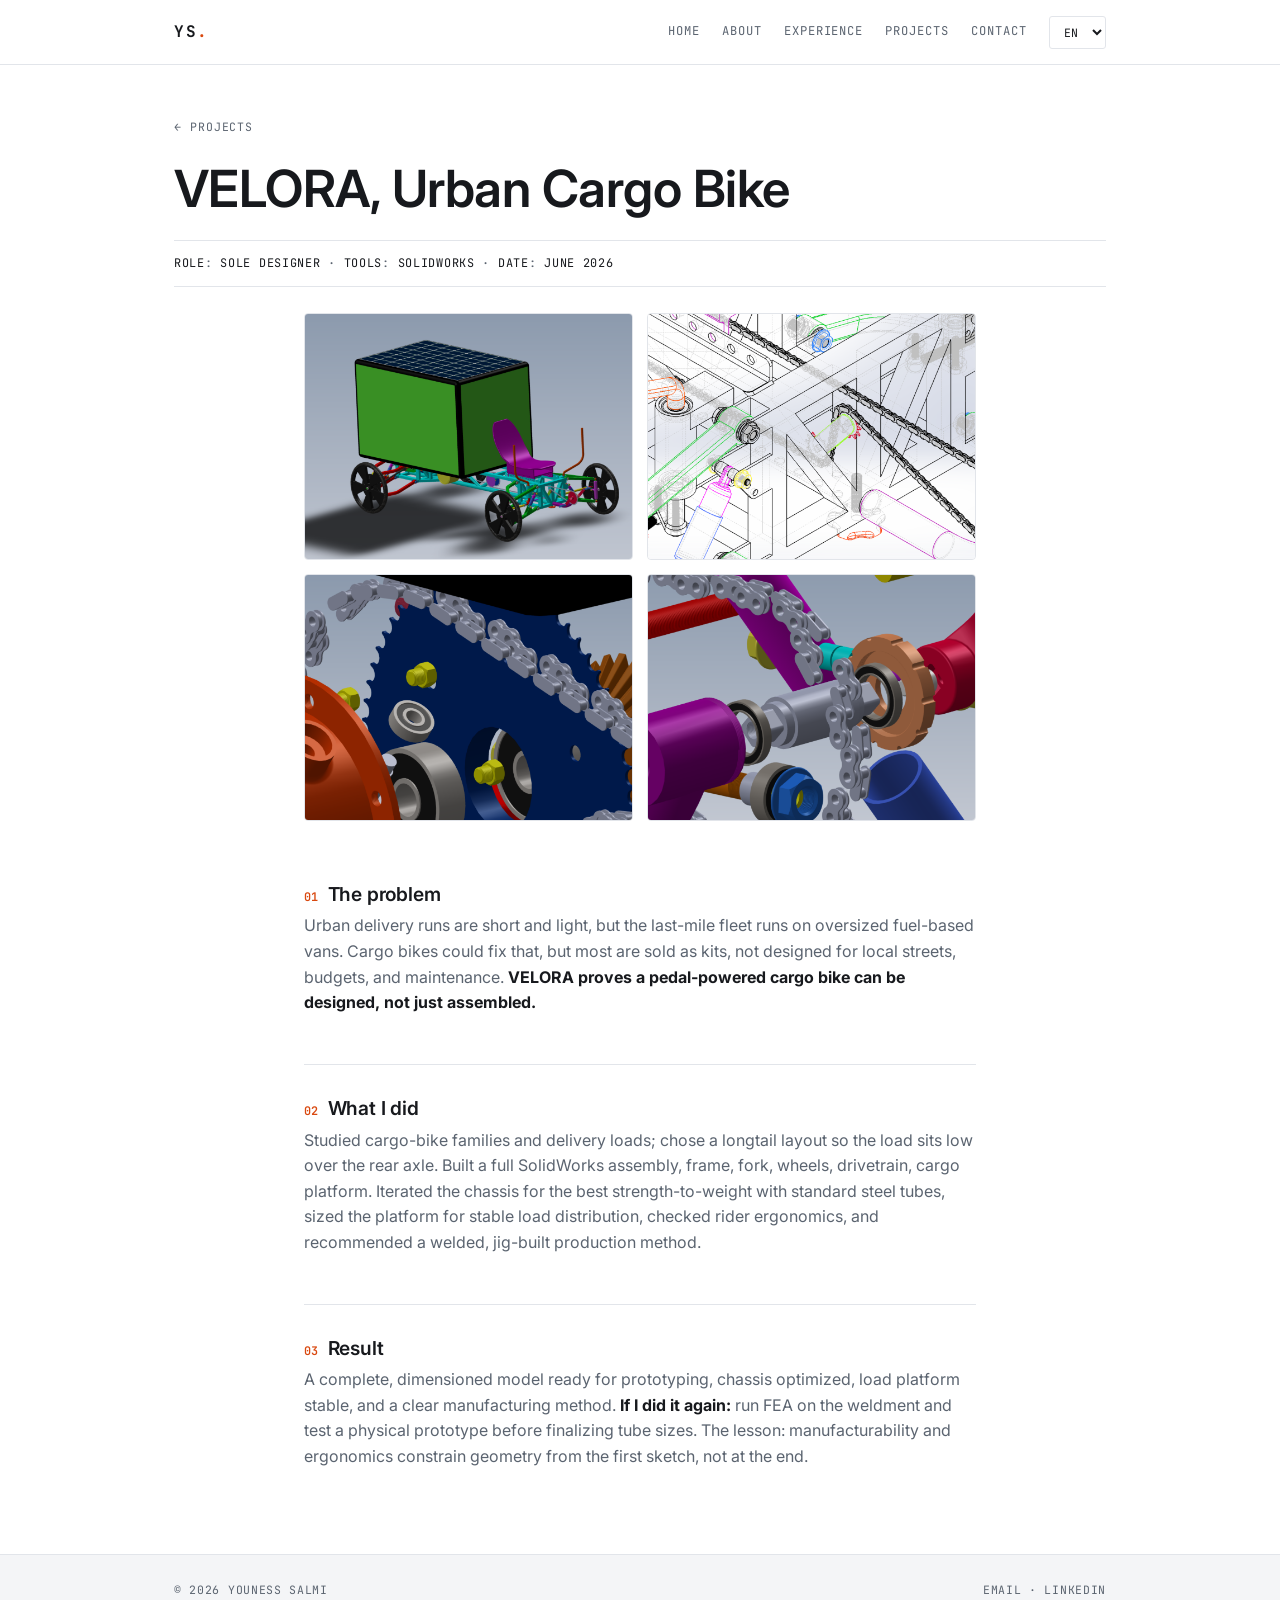
<file: velora.html>
<!DOCTYPE html>
<html lang="en">
<head>
  <meta charset="UTF-8">
  <meta name="viewport" content="width=device-width, initial-scale=1.0">
  <title>VELORA Cargo Bike, Case Study, Youness Salmi</title>
  <meta name="description" content="Case study: VELORA, an urban cargo bike designed in SolidWorks, chassis optimization, cargo platform and manufacturing method.">
  <link rel="preconnect" href="https://fonts.googleapis.com">
  <link rel="preconnect" href="https://fonts.gstatic.com" crossorigin>
  <link href="https://fonts.googleapis.com/css2?family=Inter:wght@400;500;600&family=JetBrains+Mono:wght@400;600&display=swap" rel="stylesheet">
  <link rel="stylesheet" href="style.css">
</head>
<body>

  <header class="site-header">
    <div class="header-inner">
      <a class="brand" href="index.html">YS<span>.</span></a>
      <nav class="site-nav" id="siteNav">
        <a class="nav-link" data-i18n="nav.home" href="index.html">Home</a>
        <a class="nav-link" data-i18n="nav.about" href="about.html">About</a>
        <a class="nav-link" data-i18n="nav.experience" href="experience.html">Experience</a>
        <a class="nav-link" data-i18n="nav.projects" href="projects.html">Projects</a>
        <a class="nav-link" data-i18n="nav.contact" href="contact.html">Contact</a>
        <select id="langSelect" class="lang-select" aria-label="Language">
          <option value="en">EN</option>
          <option value="fr">FR</option>
          <option value="ar">AR</option>
          <option value="es">ES</option>
          <option value="de">DE</option>
        </select>
        
      </nav>
      <button class="nav-toggle" aria-label="Toggle menu">MENU</button>
    </div>
  </header>

  <main>
    <article>
      <header class="cs-head">
        <div class="container">
          <a class="back" data-i18n="cs.back" href="projects.html">← Projects</a>
          <h1 data-i18n="p.velora.title">VELORA, Urban Cargo Bike</h1>
          <div class="meta"><span data-i18n="meta.role">Role</span>: <span data-i18n="velora.role" style="color:var(--text);">Sole designer</span> · <span data-i18n="meta.tools">Tools</span>: <span style="color:var(--text);">SolidWorks</span> · <span data-i18n="meta.date">Date</span>: <span data-i18n="velora.date" style="color:var(--text);">June 2026</span></div>
        </div>
      </header>

      <div class="container cs-body">
        <div class="vis-grid">
          <img src="youness%20velora.png" alt="VELORA cargo bike model">
          <img src="youness%20velora1.png" alt="VELORA chassis">
          <img src="youness%20velora2.png" alt="VELORA frame detail">
          <img src="youness%20velora3.png" alt="VELORA assembly">
        </div>
        <section class="cs-sec" style="border-top:0;">
          <h2><span class="n">01</span><span data-i18n="cs.problem">The problem</span></h2>
          <p data-i18n="velora.problem">Urban delivery runs are short and light, but the last-mile fleet runs on oversized fuel-based vans. Cargo bikes could fix that, but most are sold as kits, not designed for local streets, budgets, and maintenance. <strong>VELORA proves a pedal-powered cargo bike can be designed, not just assembled.</strong></p>
        </section>
        <section class="cs-sec">
          <h2><span class="n">02</span><span data-i18n="cs.did">What I did</span></h2>
          <p data-i18n="velora.did">Studied cargo-bike families and delivery loads; chose a longtail layout so the load sits low over the rear axle. Built a full SolidWorks assembly, frame, fork, wheels, drivetrain, cargo platform. Iterated the chassis for the best strength-to-weight with standard steel tubes, sized the platform for stable load distribution, checked rider ergonomics, and recommended a welded, jig-built production method.</p>
        </section>
        <section class="cs-sec">
          <h2><span class="n">03</span><span data-i18n="cs.result">Result</span></h2>
          <p data-i18n="velora.result">A complete, dimensioned model ready for prototyping, chassis optimized, load platform stable, and a clear manufacturing method. <strong>If I did it again:</strong> run FEA on the weldment and test a physical prototype before finalizing tube sizes. The lesson: manufacturability and ergonomics constrain geometry from the first sketch, not at the end.</p>
        </section>
      </div>
    </article>
  </main>

  <footer class="site-footer">
    <div class="container">
      <span>© <span data-year>2026</span> Youness Salmi</span>
      <span><a data-i18n="footer.email" href="mailto:career@salmiyouness.website">Email</a> · <a data-i18n="footer.linkedin" href="https://www.linkedin.com/in/youness-salmi-71b777331" rel="noopener" target="_blank">LinkedIn</a></span>
    </div>
  </footer>

  <script src="i18n.js"></script>
  <script src="main.js"></script>
</body>
</html>
</file>
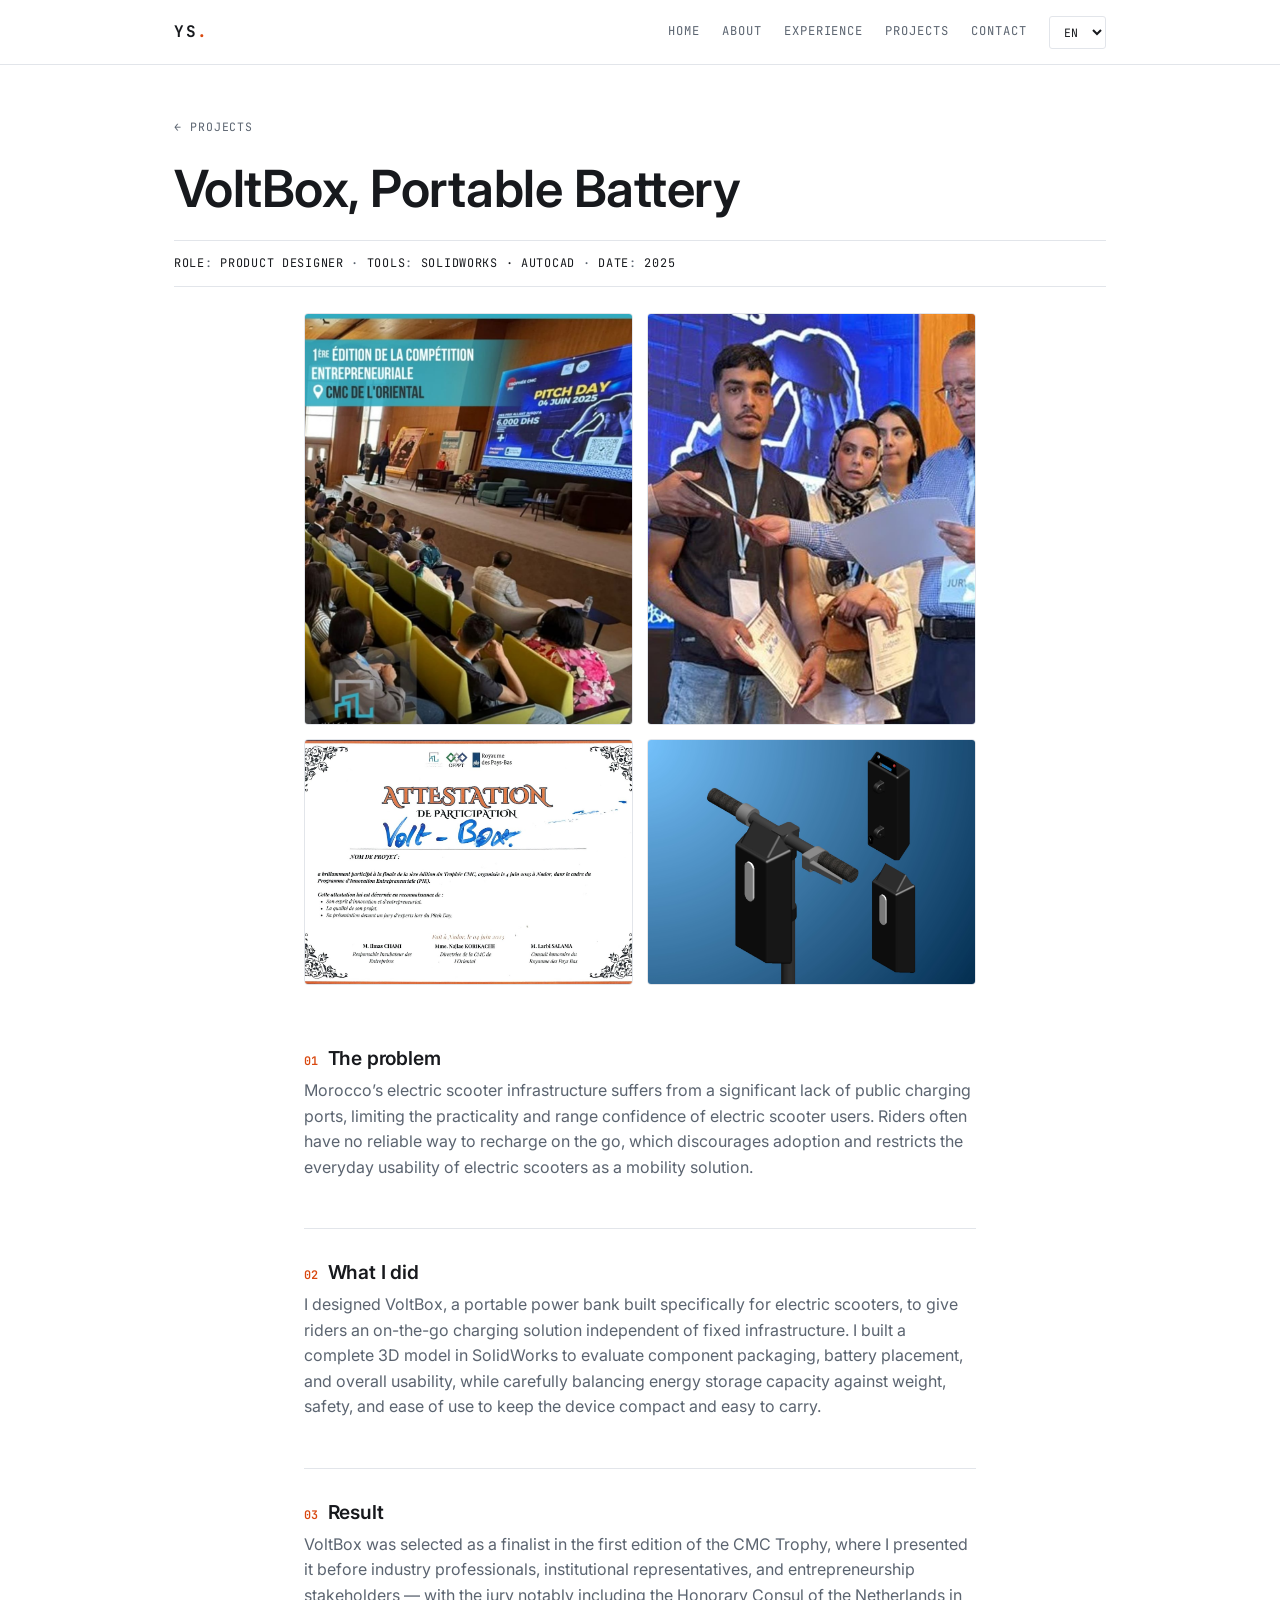
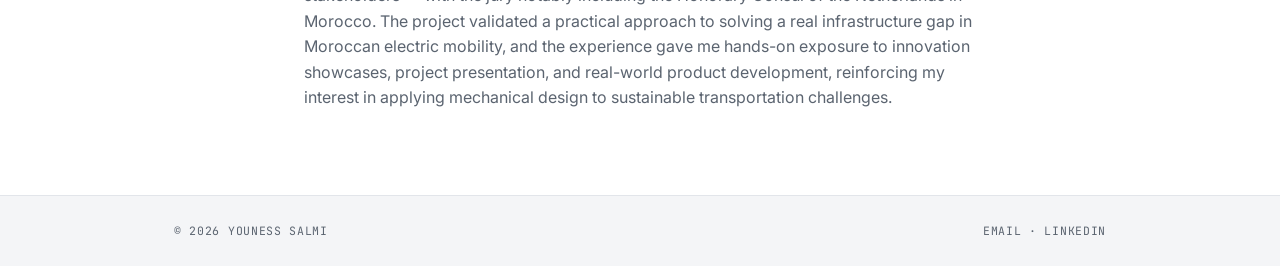
<file: voltbox.html>
<!DOCTYPE html>
<html lang="en">
<head>
  <meta charset="UTF-8">
  <meta name="viewport" content="width=device-width, initial-scale=1.0">
  <title>VoltBox Portable Battery, Case Study, Youness Salmi</title>
  <meta name="description" content="Case study: VoltBox, a portable power bank for electric scooter riders, finalist at the first CMC Trophy.">
  <link rel="preconnect" href="https://fonts.googleapis.com">
  <link rel="preconnect" href="https://fonts.gstatic.com" crossorigin>
  <link href="https://fonts.googleapis.com/css2?family=Inter:wght@400;500;600&family=JetBrains+Mono:wght@400;600&display=swap" rel="stylesheet">
  <link rel="stylesheet" href="style.css">
</head>
<body>

  <header class="site-header">
    <div class="header-inner">
      <a class="brand" href="index.html">YS<span>.</span></a>
      <nav class="site-nav" id="siteNav">
        <a class="nav-link" data-i18n="nav.home" href="index.html">Home</a>
        <a class="nav-link" data-i18n="nav.about" href="about.html">About</a>
        <a class="nav-link" data-i18n="nav.experience" href="experience.html">Experience</a>
        <a class="nav-link" data-i18n="nav.projects" href="projects.html">Projects</a>
        <a class="nav-link" data-i18n="nav.contact" href="contact.html">Contact</a>
        <select id="langSelect" class="lang-select" aria-label="Language">
          <option value="en">EN</option>
          <option value="fr">FR</option>
          <option value="ar">AR</option>
          <option value="es">ES</option>
          <option value="de">DE</option>
        </select>
        
      </nav>
      <button class="nav-toggle" aria-label="Toggle menu">MENU</button>
    </div>
  </header>

  <main>
    <article>
      <header class="cs-head">
        <div class="container">
          <a class="back" data-i18n="cs.back" href="projects.html">← Projects</a>
          <h1 data-i18n="p.voltbox.title">VoltBox, Portable Battery</h1>
          <div class="meta"><span data-i18n="meta.role">Role</span>: <span data-i18n="voltbox.role" style="color:var(--text);">Product designer</span> · <span data-i18n="meta.tools">Tools</span>: <span style="color:var(--text);">SolidWorks · AutoCAD</span> · <span data-i18n="meta.date">Date</span>: <span data-i18n="voltbox.date" style="color:var(--text);">2025</span></div>
        </div>
      </header>

      <div class="container cs-body">
        <div class="vis-grid vis-grid--portrait" style="margin-bottom:14px;">
          <img src="voltbox%201.jpg" alt="VoltBox battery enclosure">
          <img src="voltbox%202.jpg" alt="VoltBox detail">
        </div>
        <div class="vis-grid">
          <img src="voltbox%203.jpg" alt="VoltBox venting">
          <img src="voltbox%204.jpg" alt="VoltBox render">
        </div>
        <section class="cs-sec" style="border-top:0;">
          <h2><span class="n">01</span><span data-i18n="cs.problem">The problem</span></h2>
          <p data-i18n="voltbox.problem">Morocco's electric scooter infrastructure suffers from a significant lack of public charging ports, limiting the practicality and range confidence of electric scooter users. Riders often have no reliable way to recharge on the go, which discourages adoption and restricts the everyday usability of electric scooters as a mobility solution.</p>
        </section>
        <section class="cs-sec">
          <h2><span class="n">02</span><span data-i18n="cs.did">What I did</span></h2>
          <p data-i18n="voltbox.did">I designed VoltBox, a portable power bank built specifically for electric scooters, to give riders an on-the-go charging solution independent of fixed infrastructure. I built a complete 3D model in SolidWorks to evaluate component packaging, battery placement, and overall usability, while carefully balancing energy storage capacity against weight, safety, and ease of use to keep the device compact and easy to carry.</p>
        </section>
        <section class="cs-sec">
          <h2><span class="n">03</span><span data-i18n="cs.result">Result</span></h2>
          <p data-i18n="voltbox.result">VoltBox was selected as a finalist in the first edition of the CMC Trophy, where I presented it before industry professionals, institutional representatives, and entrepreneurship stakeholders, with the jury notably including the Honorary Consul of the Netherlands in Morocco. The project validated a practical approach to solving a real infrastructure gap in Moroccan electric mobility, and the experience gave me hands-on exposure to innovation showcases, project presentation, and real-world product development, reinforcing my interest in applying mechanical design to sustainable transportation challenges.</p>
        </section>
      </div>
    </article>
  </main>

  <footer class="site-footer">
    <div class="container">
      <span>© <span data-year>2026</span> Youness Salmi</span>
      <span><a data-i18n="footer.email" href="mailto:career@salmiyouness.website">Email</a> · <a data-i18n="footer.linkedin" href="https://www.linkedin.com/in/youness-salmi-71b777331" rel="noopener" target="_blank">LinkedIn</a></span>
    </div>
  </footer>

  <script src="i18n.js"></script>
  <script src="main.js"></script>
</body>
</html>
</file>
<file: style.css>
/* =========================================================
   YOUNESS SALMI — Portfolio (simple, light)
   Minimal light theme, single accent.
   ========================================================= */

:root {
  --bg: #ffffff;
  --panel: #f4f5f7;
  --line: #e2e5ea;
  --text: #17191d;
  --dim: #5b6470;
  --accent: #d9480f;
  --ok: #1a9c57;
  --font: 'Inter', 'Segoe UI', system-ui, sans-serif;
  --mono: 'JetBrains Mono', ui-monospace, 'Consolas', monospace;
  --maxw: 980px;
}

*,
*::before,
*::after { box-sizing: border-box; }

html { scroll-behavior: smooth; -webkit-text-size-adjust: 100%; text-size-adjust: 100%; }

body {
  margin: 0;
  overflow-x: hidden;
  background: var(--bg);
  color: var(--text);
  font-family: var(--font);
  font-size: 16px;
  line-height: 1.6;
}

img { max-width: 100%; display: block; }
a { color: inherit; text-decoration: none; }
p { margin: 0 0 1em; }
h1, h2, h3 {
  margin: 0 0 0.4em;
  font-weight: 600;
  line-height: 1.2;
  letter-spacing: -0.01em;
}
h1 { font-size: clamp(2.2rem, 6vw, 3.2rem); }
h2 { font-size: 1.5rem; }
.mono { font-family: var(--mono); font-size: 0.76rem; letter-spacing: 0.08em; text-transform: uppercase; color: var(--dim); }
.container { max-width: var(--maxw); margin: 0 auto; padding: 0 24px; }

/* ---------- Buttons ---------- */
.btn {
  display: inline-block;
  font-family: var(--mono);
  font-size: 0.78rem;
  letter-spacing: 0.06em;
  text-transform: uppercase;
  padding: 11px 20px;
  border: 1px solid var(--text);
  border-radius: 3px;
  color: var(--text);
  transition: border-color 0.2s, color 0.2s, background 0.2s;
}
.btn:hover { border-color: var(--accent); color: var(--accent); }
.btn-accent { background: var(--accent); border-color: var(--accent); color: #fff; font-weight: 600; }
.btn-accent:hover { background: #b73a0c; border-color: #b73a0c; color: #fff; }
.ctas { display: flex; flex-wrap: wrap; gap: 12px; }

/* ---------- Header ---------- */
.site-header {
  position: sticky;
  top: 0;
  z-index: 40;
  background: rgba(255, 255, 255, 0.94);
  backdrop-filter: blur(8px);
  border-bottom: 1px solid var(--line);
}
.header-inner {
  max-width: var(--maxw);
  margin: 0 auto;
  padding: 0 24px;
  height: 64px;
  display: flex;
  align-items: center;
  justify-content: space-between;
}
.brand { font-family: var(--mono); font-weight: 700; letter-spacing: 0.1em; color: var(--text); }
.brand span { color: var(--accent); }
.site-nav { display: flex; align-items: center; gap: 22px; }
.nav-link { font-family: var(--mono); font-size: 0.76rem; letter-spacing: 0.08em; text-transform: uppercase; color: var(--dim); }
.nav-link:hover, .nav-link[aria-current="page"] { color: var(--accent); }
.nav-toggle { display: none; background: none; border: 1px solid var(--line); color: var(--text); font-family: var(--mono); font-size: 0.72rem; padding: 8px 12px; cursor: pointer; border-radius: 3px; }

/* ---------- Hero ---------- */
.hero { padding: 72px 0 48px; }
.hero .badge {
  display: inline-flex; align-items: center; gap: 8px;
  font-family: var(--mono); font-size: 0.72rem; letter-spacing: 0.08em; text-transform: uppercase;
  color: var(--ok); margin-bottom: 20px;
}
.hero .badge::before { content: ""; width: 7px; height: 7px; border-radius: 50%; background: var(--ok); }
.hero .role { color: var(--dim); font-size: 1.05rem; max-width: 52ch; }
.hero .ctas { margin-top: 26px; }

.hero-2col {
  display: grid;
  grid-template-columns: 1.2fr 0.8fr;
  gap: 40px;
  align-items: center;
}

.hero-photo {
  border: 1px solid var(--line);
  border-radius: 4px;
  overflow: hidden;
  background: var(--panel);
}
.hero-photo img { width: 100%; aspect-ratio: 4 / 5; object-fit: cover; }

/* Mobile-only blurred photo banner */
.hero-banner { display: none; }

/* ---------- Generic section ---------- */
.section { padding: 52px 0; border-top: 1px solid var(--line); }
.sec-label { margin-bottom: 8px; color: var(--accent); }
.section > .container > h2 { font-size: 1.6rem; margin-bottom: 24px; }

/* ---------- Project cards ---------- */
.grid { display: grid; grid-template-columns: repeat(2, 1fr); gap: 16px; }
.pcard {
  border: 1px solid var(--line);
  border-radius: 4px;
  padding: 22px;
  background: var(--panel);
  transition: border-color 0.2s, transform 0.15s;
}
.pcard:hover { border-color: var(--accent); transform: translateY(-2px); }
.pcard h3 { font-size: 1.05rem; }
.pcard .tag { display: inline-block; font-family: var(--mono); font-size: 0.66rem; letter-spacing: 0.08em; text-transform: uppercase; color: var(--accent); margin-bottom: 10px; }
.pcard p { color: var(--dim); font-size: 0.93rem; margin-bottom: 14px; }
.pcard .go { font-family: var(--mono); font-size: 0.72rem; letter-spacing: 0.06em; text-transform: uppercase; color: var(--text); }
.pcard:hover .go { color: var(--accent); }

/* ---------- About / skills ---------- */
.about-cols { display: grid; grid-template-columns: repeat(3, 1fr); gap: 14px; }
.box { border: 1px solid var(--line); border-radius: 4px; background: var(--panel); padding: 20px; }
.box h3 { font-size: 0.98rem; margin-bottom: 10px; }
.box ul { list-style: none; margin: 0; }
.box li { padding: 4px 0; font-size: 0.9rem; color: var(--dim); border-bottom: 1px dashed var(--line); }
.box li:last-child { border-bottom: 0; }

/* ---------- Case study ---------- */
.cs-head { padding: 48px 0 26px; }
.cs-head .back { font-family: var(--mono); font-size: 0.72rem; letter-spacing: 0.08em; text-transform: uppercase; color: var(--dim); display: inline-block; margin-bottom: 22px; }
.cs-head .back:hover { color: var(--accent); }
.cs-head .meta { font-family: var(--mono); font-size: 0.74rem; letter-spacing: 0.06em; text-transform: uppercase; color: var(--dim); border-top: 1px solid var(--line); border-bottom: 1px solid var(--line); padding: 13px 0; margin-top: 4px; }
.cs-head .meta span { color: var(--text); }
.cs-body { max-width: 720px; }
.cs-sec { padding: 32px 0; border-top: 1px solid var(--line); }
.cs-sec h2 { font-size: 1.2rem; }
.cs-sec h2 .n { font-family: var(--mono); font-size: 0.74rem; color: var(--accent); margin-right: 10px; }
.cs-sec p { color: var(--dim); }
.cs-sec p strong { color: var(--text); }
.cs-sec ul { margin: 0; padding: 0; list-style: none; }
.cs-sec ul li {
  position: relative;
  padding: 0 0 10px 22px;
  color: var(--dim);
  max-width: 62ch;
}
.cs-sec ul li::before {
  content: '→';
  position: absolute;
  left: 0;
  color: var(--accent);
  font-family: var(--mono);
}
.cs-sec ul li strong { color: var(--text); }


/* ---------- Contact ---------- */
.contact-list { list-style: none; margin: 0; max-width: 480px; }
.contact-list li { padding: 12px 0; border-bottom: 1px dashed var(--line); }
.contact-list .k { font-family: var(--mono); font-size: 0.66rem; letter-spacing: 0.1em; text-transform: uppercase; color: var(--dim); display: block; }
.contact-list .v { font-size: 1.05rem; }
.contact-list .v:hover { color: var(--accent); }
.form { display: flex; flex-direction: column; gap: 14px; margin-top: 18px; }
.form label { font-family: var(--mono); font-size: 0.7rem; letter-spacing: 0.1em; text-transform: uppercase; color: var(--dim); }
.form input, .form textarea, .form select {
  margin-top: 6px; width: 100%;
  background: #fff; border: 1px solid var(--line); border-radius: 3px;
  color: var(--text); padding: 11px 13px; font-size: 0.95rem; font-family: var(--font);
}
.form input:focus, .form textarea:focus, .form select:focus { outline: none; border-color: var(--accent); }
.form .btn { align-self: flex-start; }
.form-status {
  margin: 0;
  font-family: var(--mono);
  font-size: 0.78rem;
  color: var(--accent);
}
.form-status.is-error { color: #b80d0d; }

/* ---------- Project / experience images ---------- */
.vis-grid {
  display: grid;
  grid-template-columns: repeat(2, 1fr);
  gap: 14px;
  margin-bottom: 30px;
}
.vis-grid img {
  width: 100%;
  height: 100%;
  min-height: 180px;
  object-fit: cover;
  aspect-ratio: 4 / 3;
  border: 1px solid var(--line);
  border-radius: 4px;
}
.vis-grid--portrait img { aspect-ratio: 4 / 5; }
.vis-item { margin: 0; }
.vis-item.wide { grid-column: 1 / -1; }
.vis-item.wide img { aspect-ratio: 16 / 9; }

/* ---------- Carousel ---------- */
.carousel { position: relative; margin-bottom: 30px; }
.carousel-track {
  position: relative;
  display: flex;
  overflow-x: auto;
  scroll-snap-type: x mandatory;
  touch-action: pan-y;
  scrollbar-width: none;
  border: 1px solid var(--line);
  border-radius: 4px;
  cursor: grab;
}
.carousel-track::-webkit-scrollbar { display: none; }
.carousel-track.is-dragging { cursor: grabbing; scroll-snap-type: none; }
.carousel-slide {
  flex: 0 0 100%;
  scroll-snap-align: start;
  margin: 0;
  user-select: none;
}
.carousel-slide img {
  width: 100%;
  height: auto;
  display: block;
  pointer-events: none;
}
.carousel-btn {
  position: absolute;
  top: 50%;
  transform: translateY(-50%);
  z-index: 2;
  width: 38px;
  height: 38px;
  border-radius: 50%;
  border: 1px solid var(--line);
  background: rgba(255, 255, 255, 0.85);
  color: var(--ink);
  font-size: 1.3rem;
  line-height: 1;
  cursor: pointer;
  display: flex;
  align-items: center;
  justify-content: center;
}
.carousel-btn:hover { border-color: var(--accent); color: var(--accent); }
.carousel-btn:disabled { opacity: 0.35; cursor: default; border-color: var(--line); color: var(--ink); }
.carousel-prev { left: 10px; }
.carousel-next { right: 10px; }
.carousel-dots {
  display: flex;
  justify-content: center;
  gap: 8px;
  margin-top: 12px;
}
.carousel-dot {
  width: 8px;
  height: 8px;
  padding: 0;
  border-radius: 50%;
  border: 1px solid var(--dim);
  background: transparent;
  cursor: pointer;
}
.carousel-dot.is-active { background: var(--accent); border-color: var(--accent); }
.vis-main { margin-bottom: 26px; }
.vis-main img {
  width: 100%;
  object-fit: cover;
  aspect-ratio: 16 / 9;
  border: 1px solid var(--line);
  border-radius: 4px;
}

/* ---------- Footer ---------- */
.site-footer { border-top: 1px solid var(--line); background: var(--panel); padding: 26px 0; margin-top: 36px; }
.site-footer .container { display: flex; flex-wrap: wrap; justify-content: space-between; gap: 10px; font-family: var(--mono); font-size: 0.72rem; letter-spacing: 0.06em; text-transform: uppercase; color: var(--dim); }
.site-footer a:hover { color: var(--accent); }

/* ---------- Language switcher ---------- */
.lang-select {
  font-family: var(--mono);
  font-size: 0.72rem;
  letter-spacing: 0.04em;
  text-transform: uppercase;
  color: var(--text);
  background: #fff;
  border: 1px solid var(--line);
  border-radius: 3px;
  padding: 7px 10px;
  cursor: pointer;
}
.lang-select:focus { outline: none; border-color: var(--accent); }

/* ---------- Responsive ---------- */
@media (max-width: 760px) {
  .hero-banner { display: block; }
  .hero-banner img {
    width: 100%;
    height: 200px;
    object-fit: cover;
    filter: blur(14px);
    transform: scale(1.15);
  }
  .hero-2col { grid-template-columns: 1fr; gap: 28px; }
  .hero-photo { display: none; }
  .hero { padding-top: 32px; }
  .nav-toggle { display: block; }
  .site-nav {
    position: fixed;
    top: 64px; left: 0; right: 0;
    z-index: 39;
    flex-direction: column; align-items: flex-start; gap: 0;
    background: #fff;
    padding: 16px 24px 24px;
    max-height: calc(100vh - 64px);
    overflow-y: auto;
    opacity: 0; visibility: hidden; transform: translateY(-6px);
    transition: 0.2s;
    border-top: 1px solid var(--line);
  }
  .site-nav.open { opacity: 1; visibility: visible; transform: none; }
  .site-nav .nav-link { padding: 12px 0; font-size: 0.9rem; width: 100%; }
  .site-nav .lang-select,
  .site-nav .btn { width: 100%; margin-top: 8px; text-align: center; }
  .grid { grid-template-columns: 1fr; }
  .about-cols { grid-template-columns: 1fr; }
  .vis-grid { grid-template-columns: 1fr; }
  .form input, .form textarea, .form select { font-size: 16px; }
  .form .btn { align-self: stretch; text-align: center; }
  .ctas .btn { flex: 1 1 auto; text-align: center; }
  .hero .role { font-size: 0.98rem; }
  .container, .header-inner { padding-left: 18px; padding-right: 18px; }
  .cs-head .meta { font-size: 0.68rem; }
  @media (hover: none) {
    .carousel-btn { width: 44px; height: 44px; font-size: 1.5rem; }
  }
}

@media (max-width: 380px) {
  .hero .badge { font-size: 0.65rem; }
  .pcard { padding: 18px; }
  .section { padding: 40px 0; }
}
</file>
